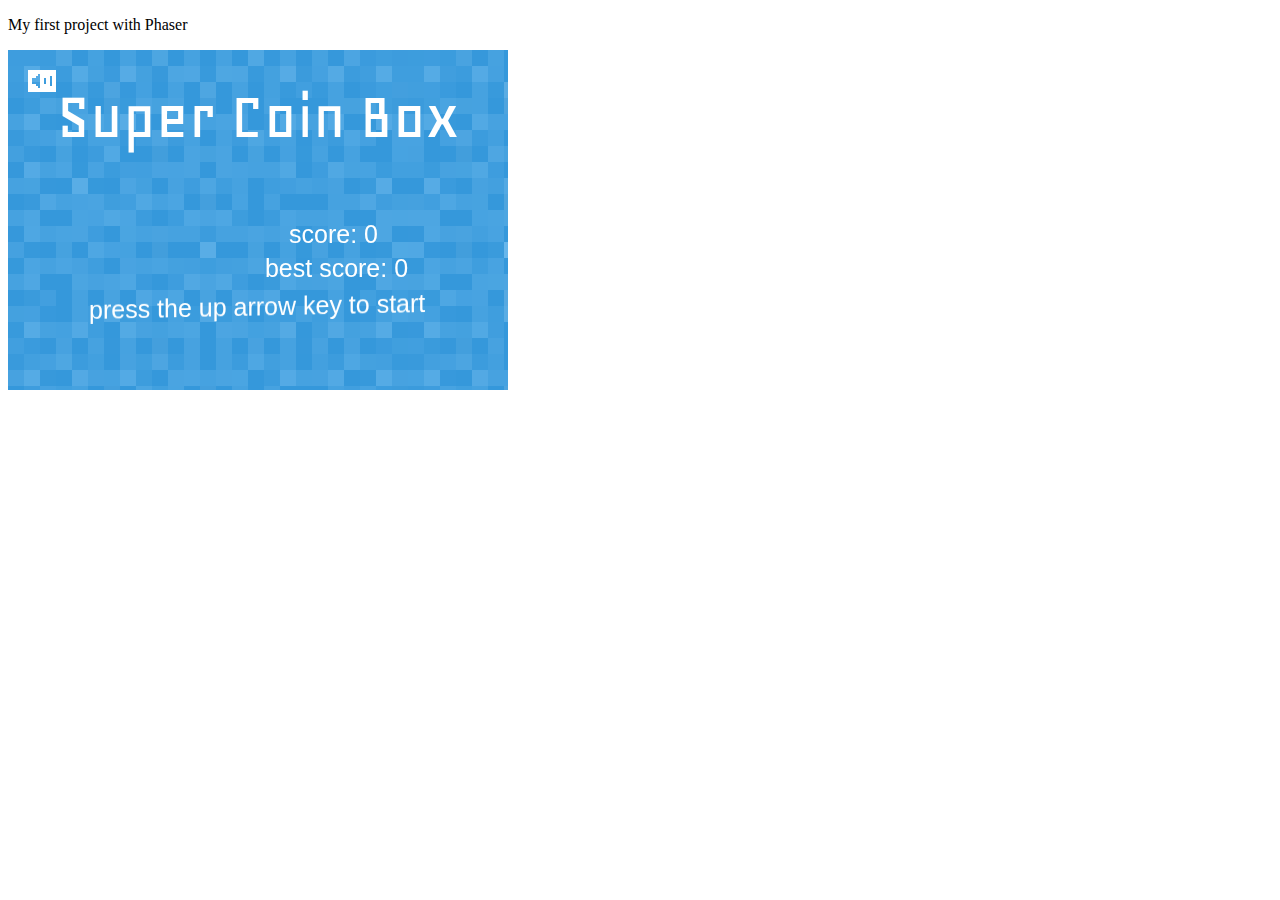
<file: first-game-cont-cont-cont-cont_cont/index.html>
<!DOCTYPE html>
<html>
	<head>
		<meta charset="utf-8"/>
		<title> Firstproject </title>
		<script type="text/javascript" src="phaser.min.js"></script>
		<script type="text/javascript" src="js/play.js"></script>
		<script type="text/javascript" src="js/boot.js"></script>
		<script type="text/javascript" src="js/load.js"></script>
		<script type="text/javascript" src="js/menu.js"></script>
		<script type="text/javascript" src="js/game.js"></script>
		<style type="text/css">
		@import url(https://fonts.googleapis.com/css?family=Geo);

			.hiddenText{
				font-family: Geo;
				visibility: hidden;
				height: 0;
			}
		</style>
	</head>

	<body>
		<p> My first project with Phaser </p>
		<div id="gameDiv"></div>
		<p class="hiddenText"> . </p>
		
	</body>
</html>
</file>
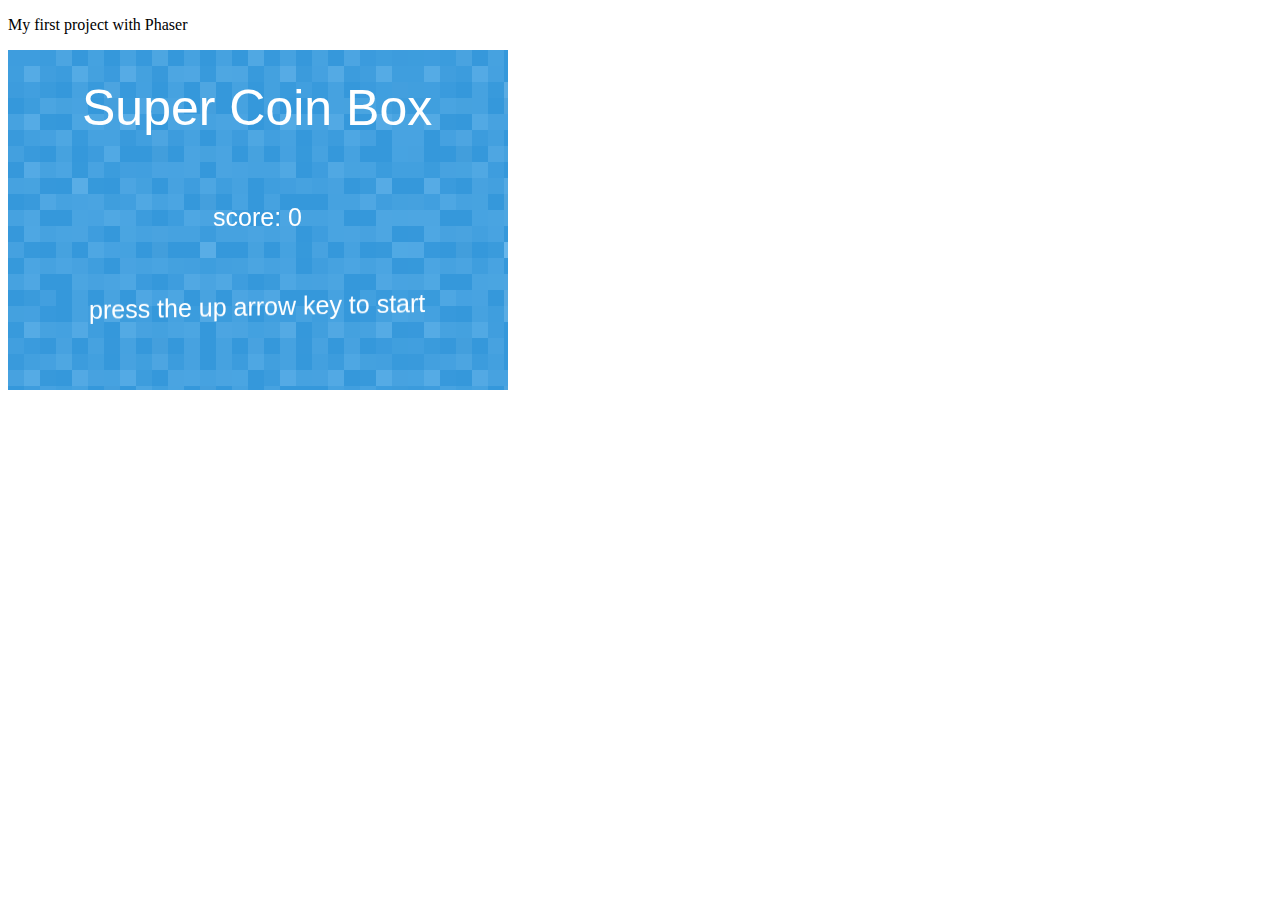
<file: first-game-cont-cont-cont_cont/index.html>
<!DOCTYPE html>
<html>
	<head>
		<meta charset="utf-8"/>
		<title> Firstproject </title>
		<script type="text/javascript" src="phaser.min.js"></script>
		<script type="text/javascript" src="js/play.js"></script>
		<script type="text/javascript" src="js/boot.js"></script>
		<script type="text/javascript" src="js/load.js"></script>
		<script type="text/javascript" src="js/menu.js"></script>
		<script type="text/javascript" src="js/game.js"></script>
	</head>

	<body>
		<p> My first project with Phaser </p>
		<div id="gameDiv"></div>
	</body>
</html>
</file>
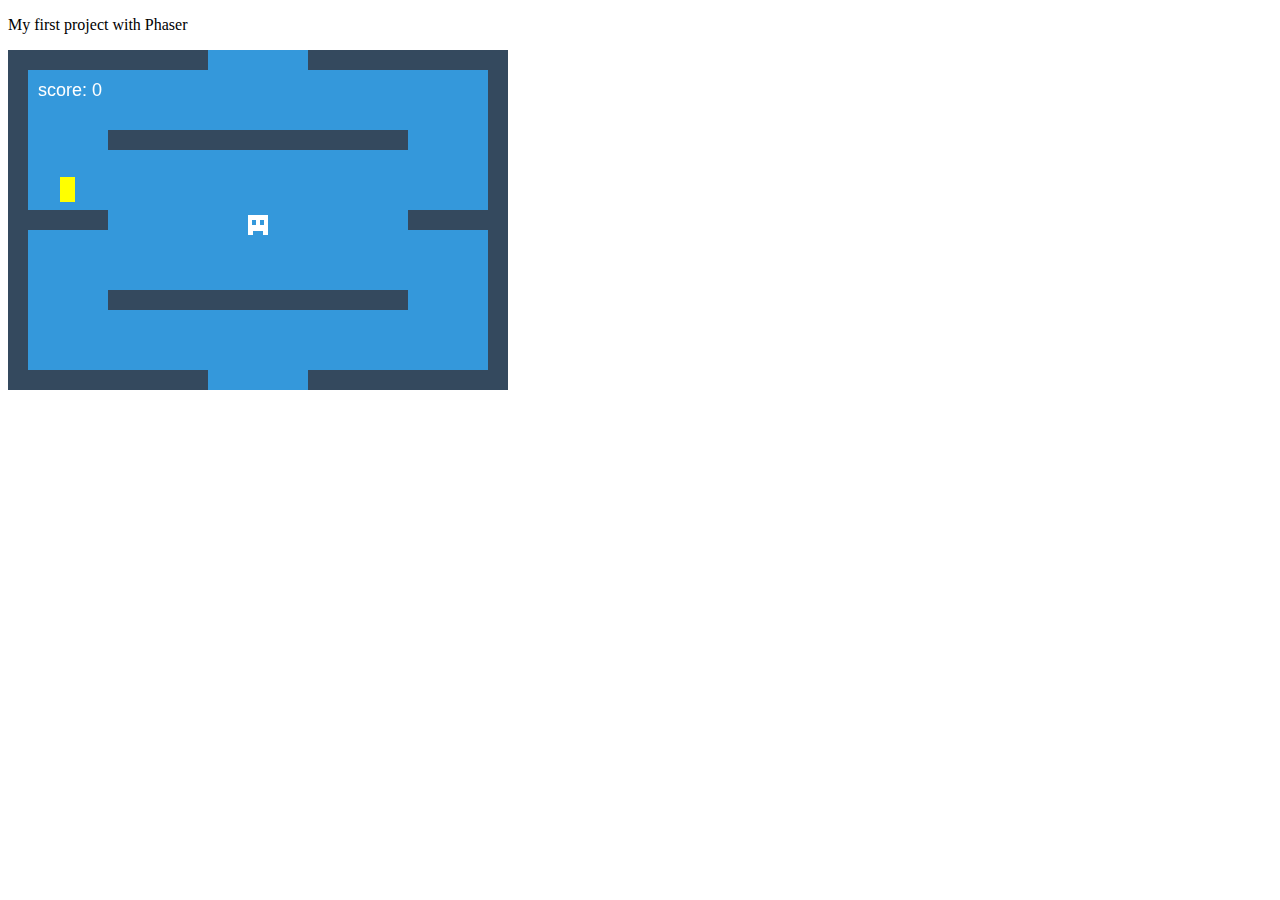
<file: first-game-cont_cont/index.html>
<!DOCTYPE html>
<html>
	<head>
		<meta charset="utf-8"/>
		<title> Firstproject </title>
		<script type="text/javascript" src="phaser.min.js"></script>
		<script type="text/javascript" src="main.js"></script>
	</head>

	<body>
		<p> My first project with Phaser </p>
		<div id="gameDiv"></div>
	</body>
</html>
</file>
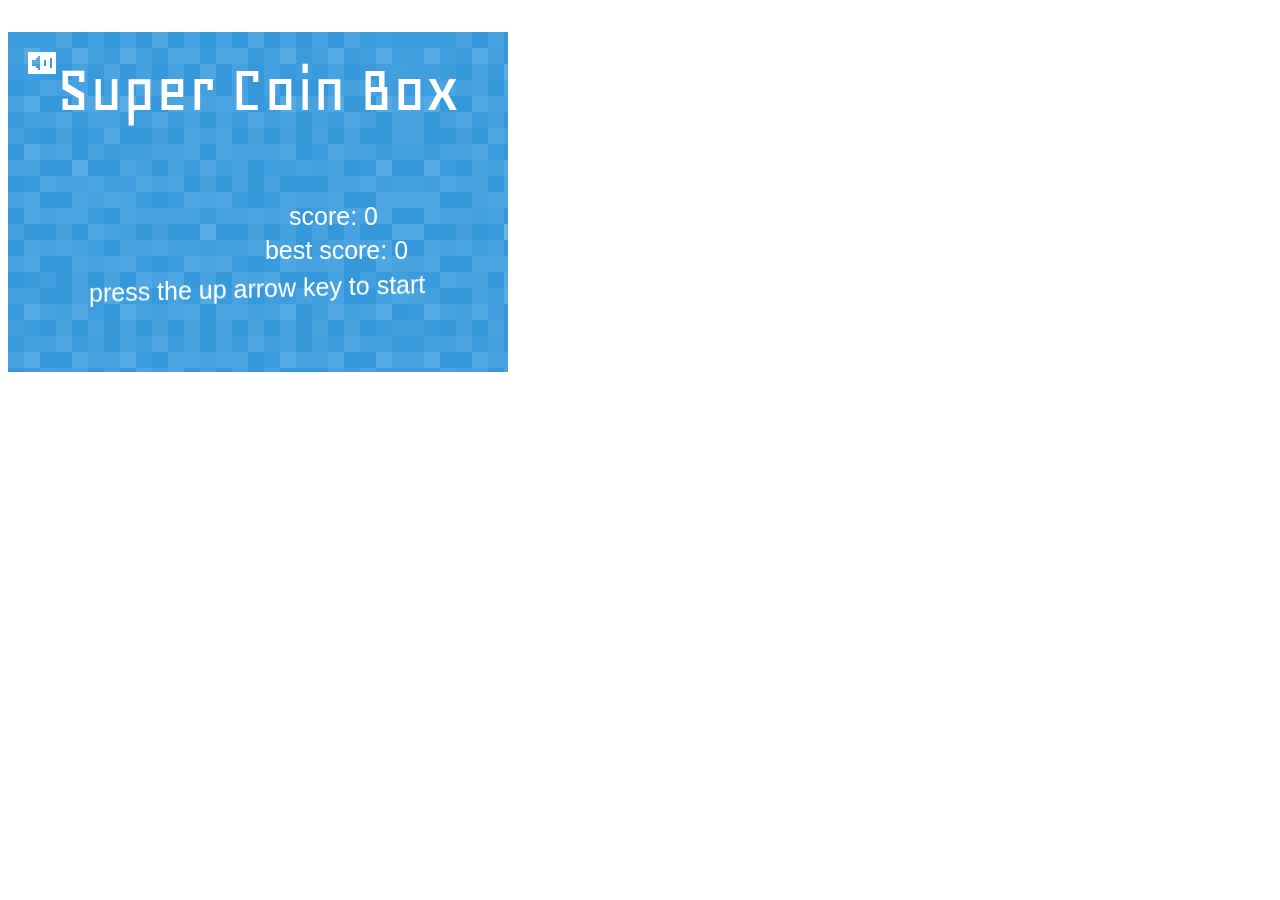
<file: firts-game-cont-cont-cont-cont-cont_cont/index.html>
<!DOCTYPE html>
<html>
	<head>
		<meta charset="utf-8"/>
		<title> Firstproject </title>
		<script type="text/javascript" src="phaser.min.js"></script>
		<script type="text/javascript" src="js/play.js"></script>
		<script type="text/javascript" src="js/boot.js"></script>
		<script type="text/javascript" src="js/load.js"></script>
		<script type="text/javascript" src="js/menu.js"></script>
		<script type="text/javascript" src="js/game.js"></script>
		<style type="text/css">
		@import url(https://fonts.googleapis.com/css?family=Geo);

			.hiddenText{
				font-family: Geo;
				visibility: hidden;
				height: 0;
			}
		</style>
	</head>

	<body>
		<p class="hiddenText"> . </p>
		
	</body>
</html>
</file>
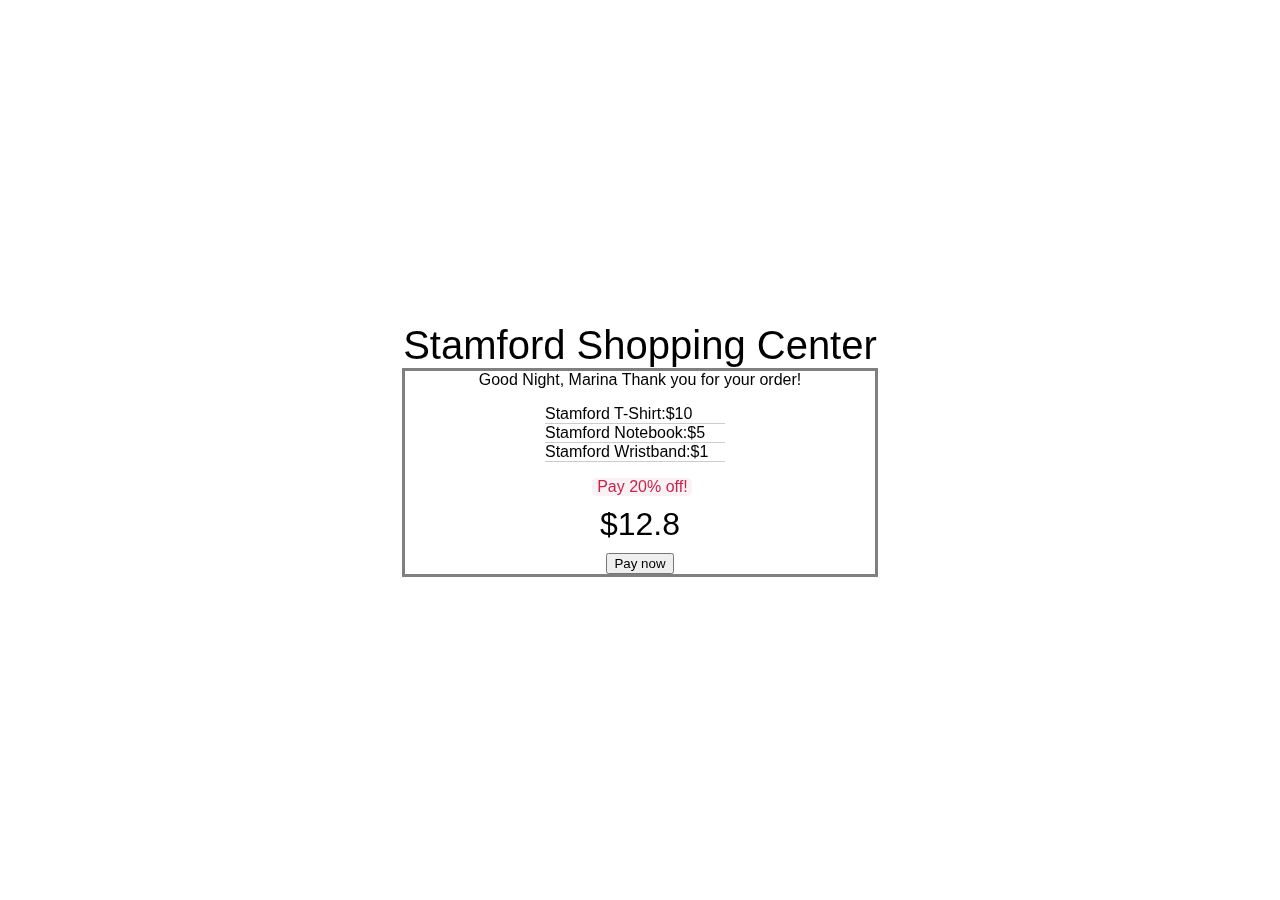
<file: week2/index.html>
<html>
<head>
<title> Week 2: Welcome to ITE220 Web page</title>
<link rel="stylesheet" type="text/css" href="css/w2style.css"> 
</head>

<body>
	<div class="content">
    	<div class="title"> Stamford Shopping Center</div>
        <div class="content-container">
        	<div class="inner-content">
            <span id="greeting"></span>, <span id="name"></span> Thank you for your order!
            </div>
            <ul id="productList" class="product-list">
            </ul>
            <div class="discount" id="discount"></div><br />
            <div class="total-price" id="totalPrice"></div>
            <button>Pay now</button>
            </div>
         </div>
</body>
</html>
<script type="text/javascript" src="js/add-content.js"></script>
</file>
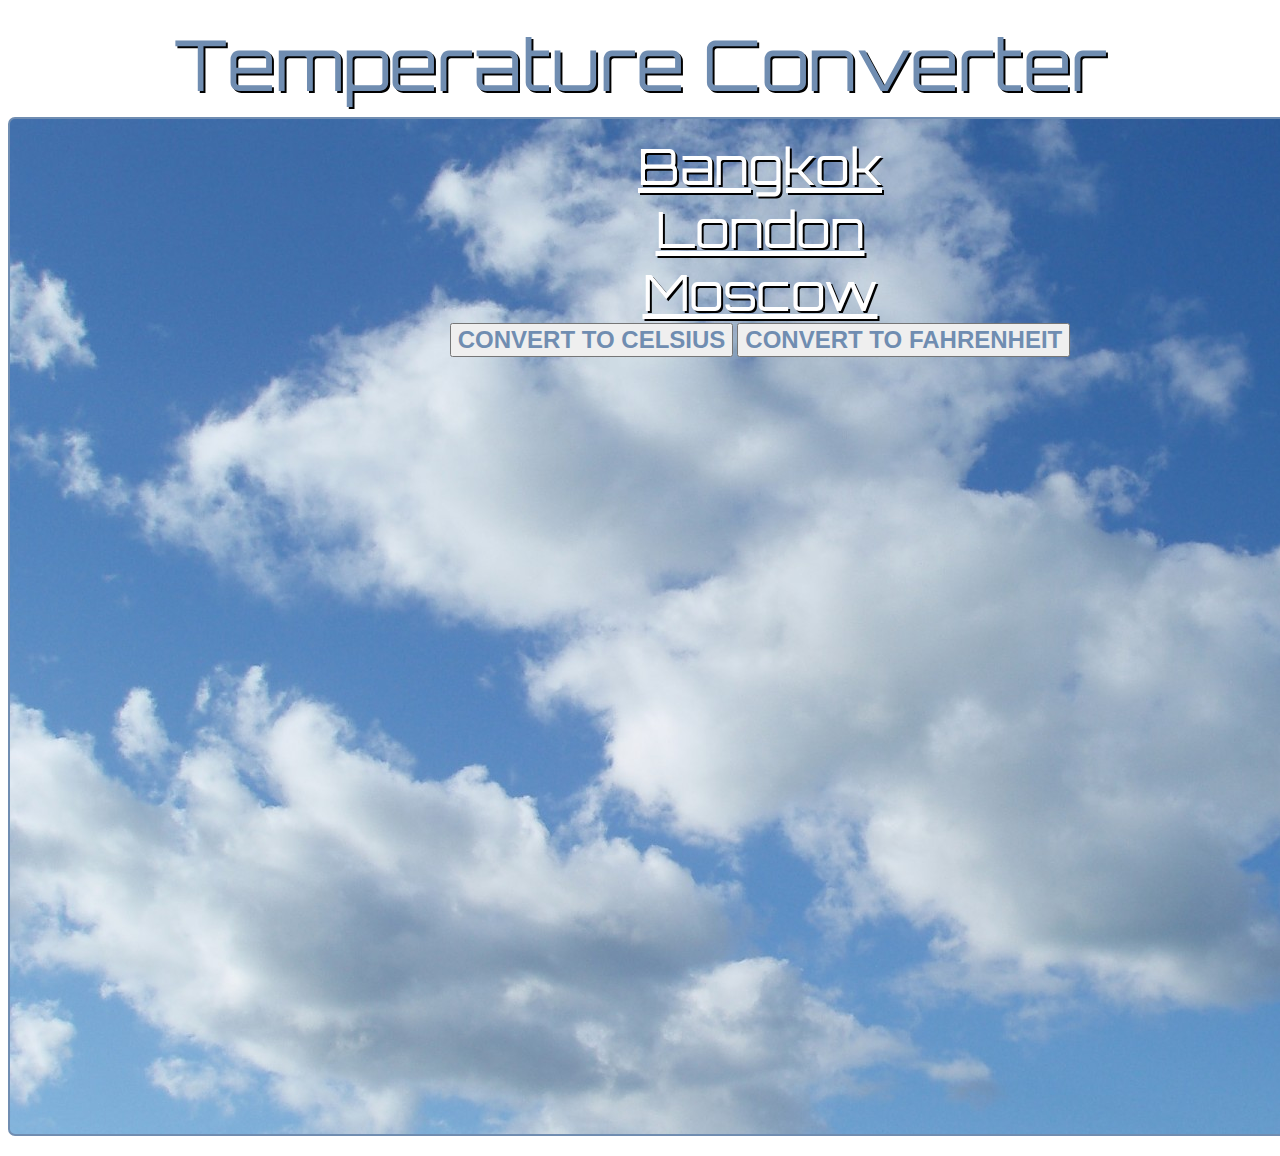
<file: week7/index.html>
<html>
<head>
<title></title>
<link rel="stylesheet" type="text/css" href="style.css"/>
<link href='https://fonts.googleapis.com/css?family=Orbitron:900' rel='stylesheet' type='text/css'>
</head>

<body>
		<div id="header">
			Temperature Converter
		</div>
        
 <div id="menu">       
<a href="#">Bangkok</a><br />
<a href="#">London</a><br />
<a href="#">Moscow</a><br />

<div id="container">

</div>
<div id="container2">

</div>
<button id="cButton" >Convert to Celsius</button>
<button id="fButton" >Convert to Fahrenheit</button>
</div>
<script src="js/jquery.min.js"></script>
<script src="js/app.js"></script>
</body>
</html>
</file>
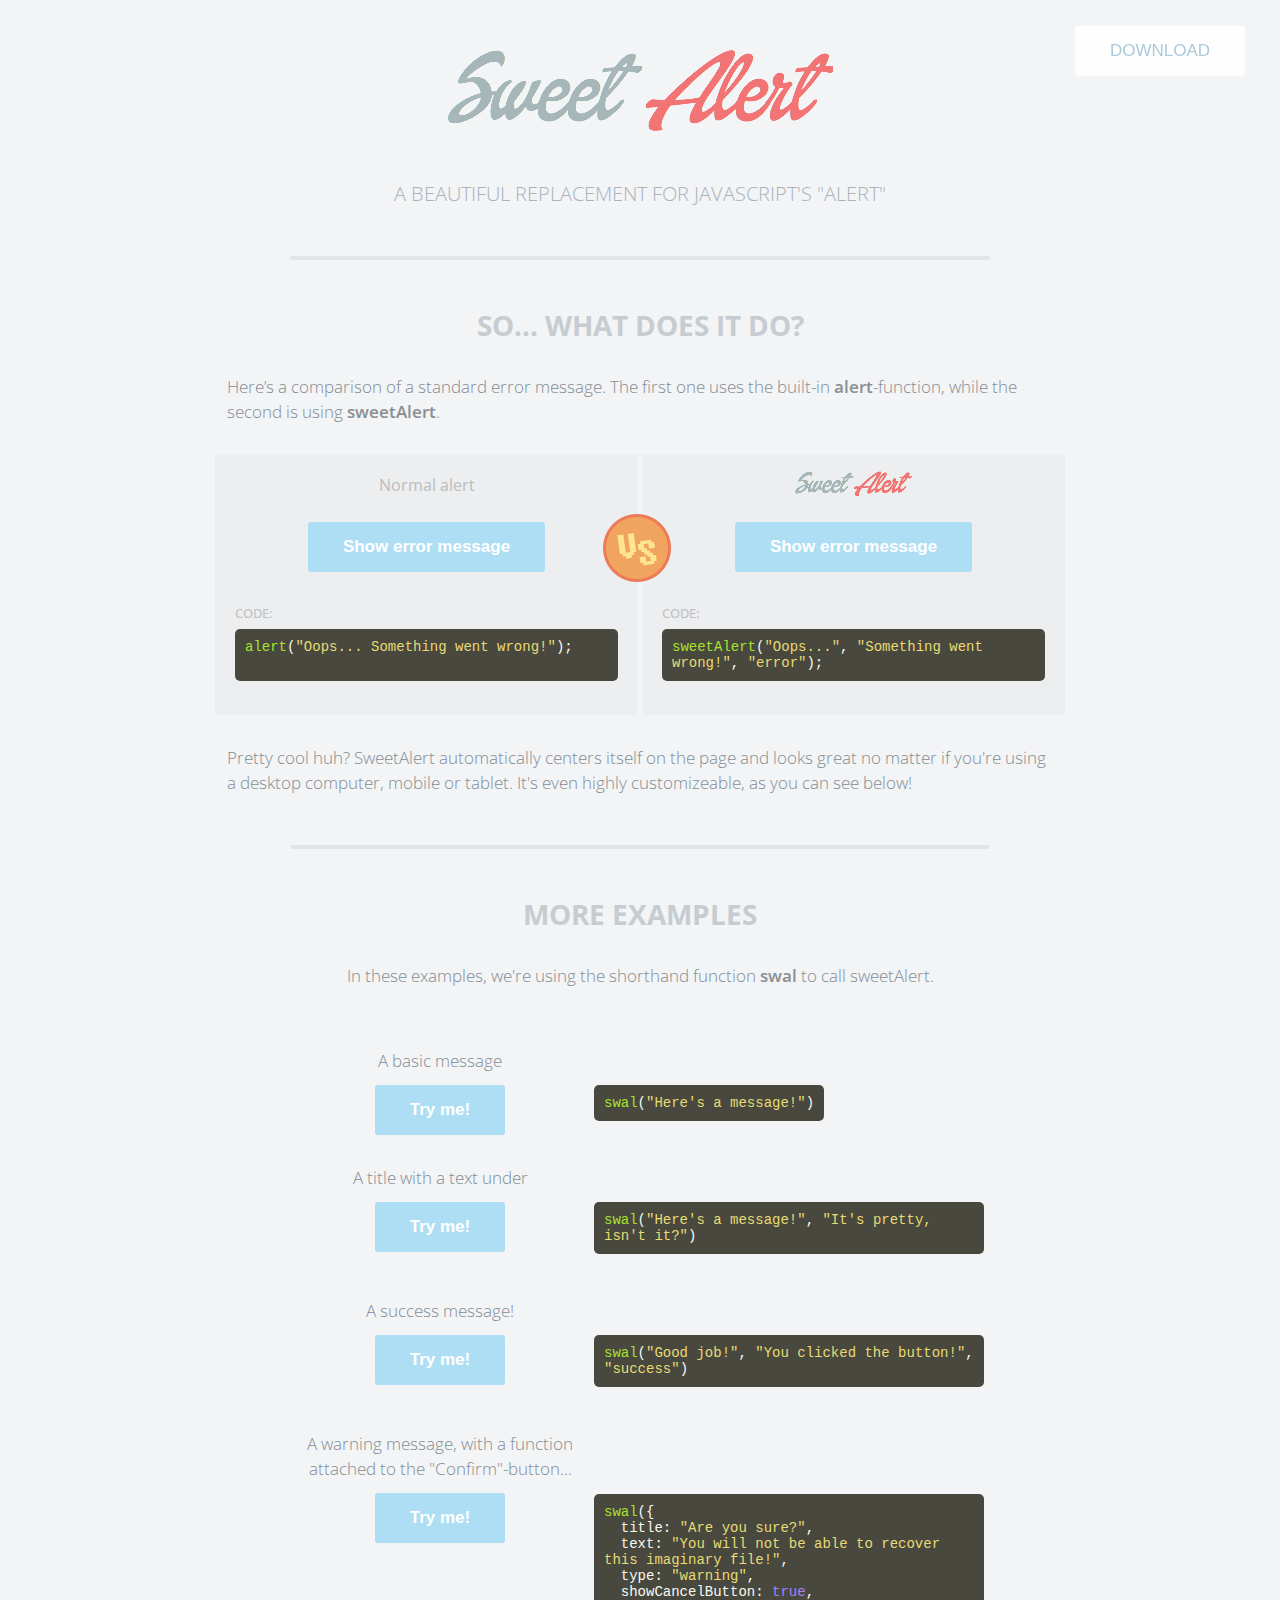
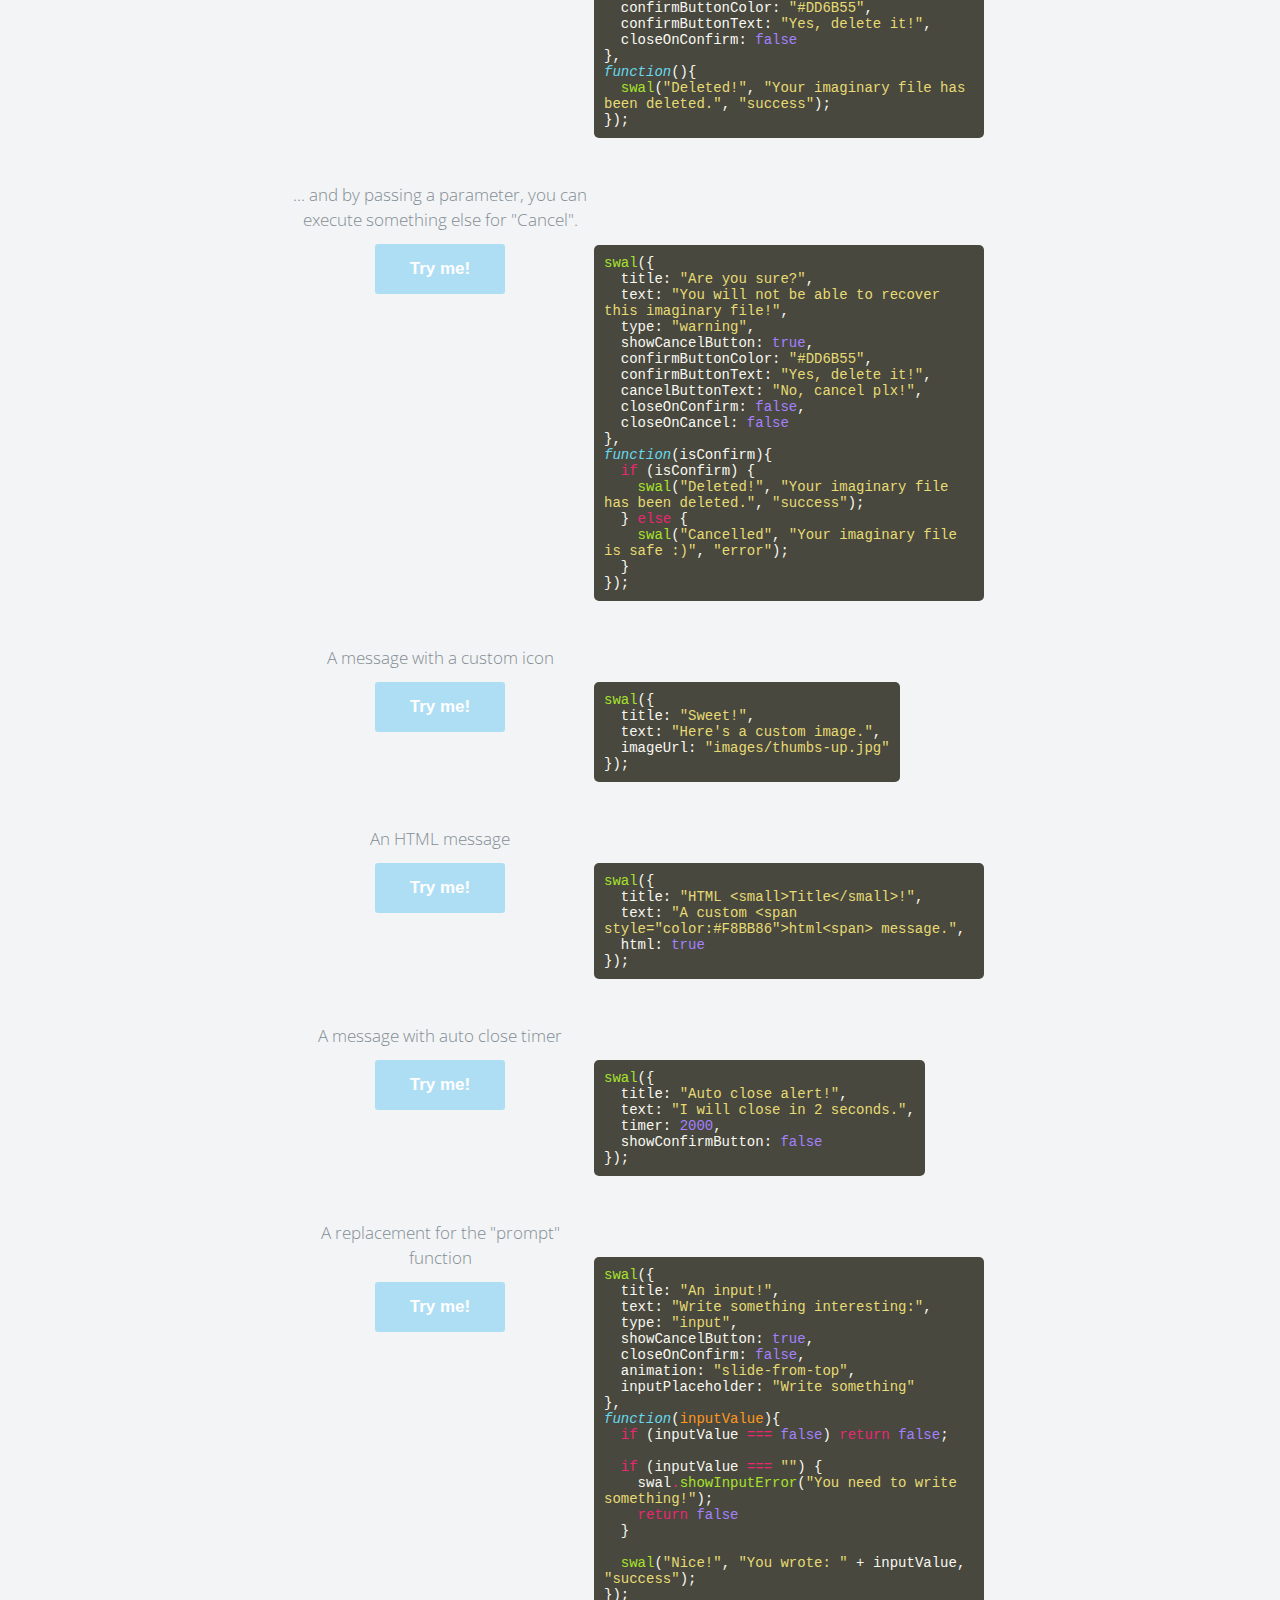
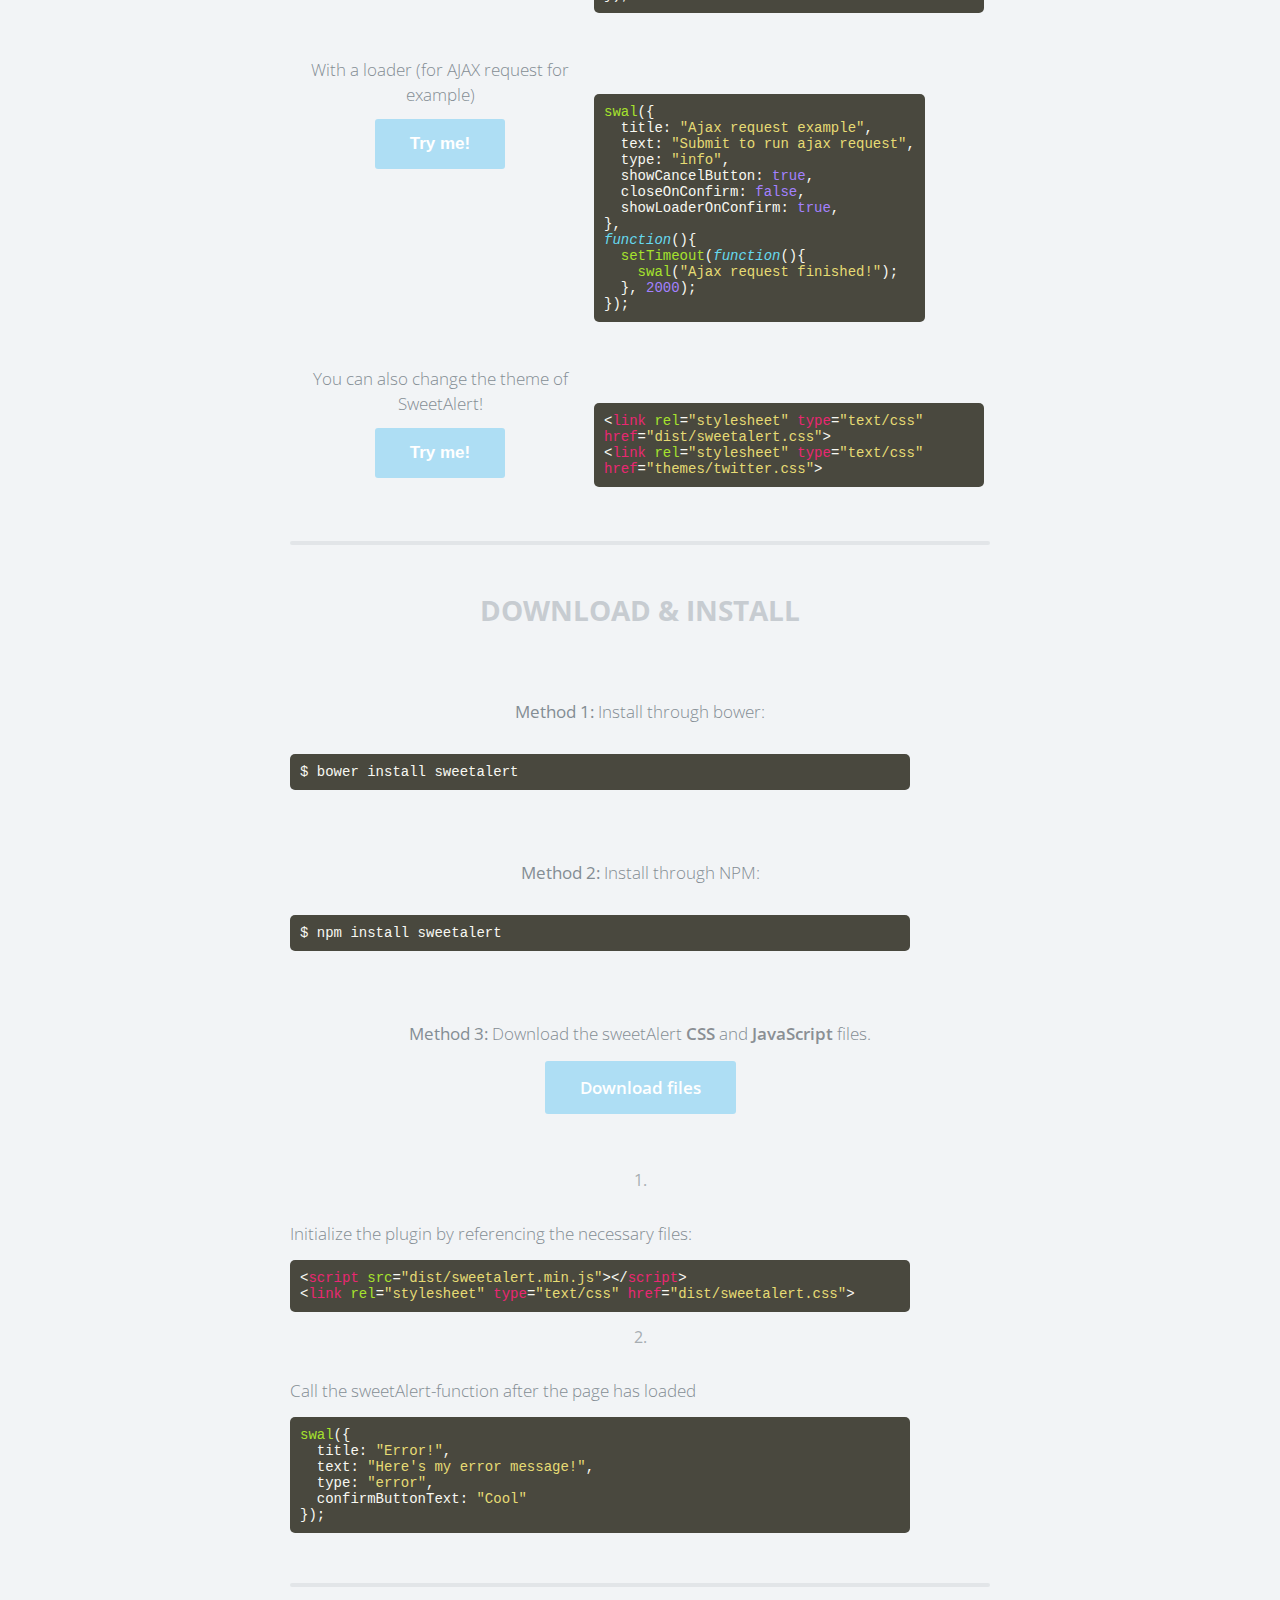
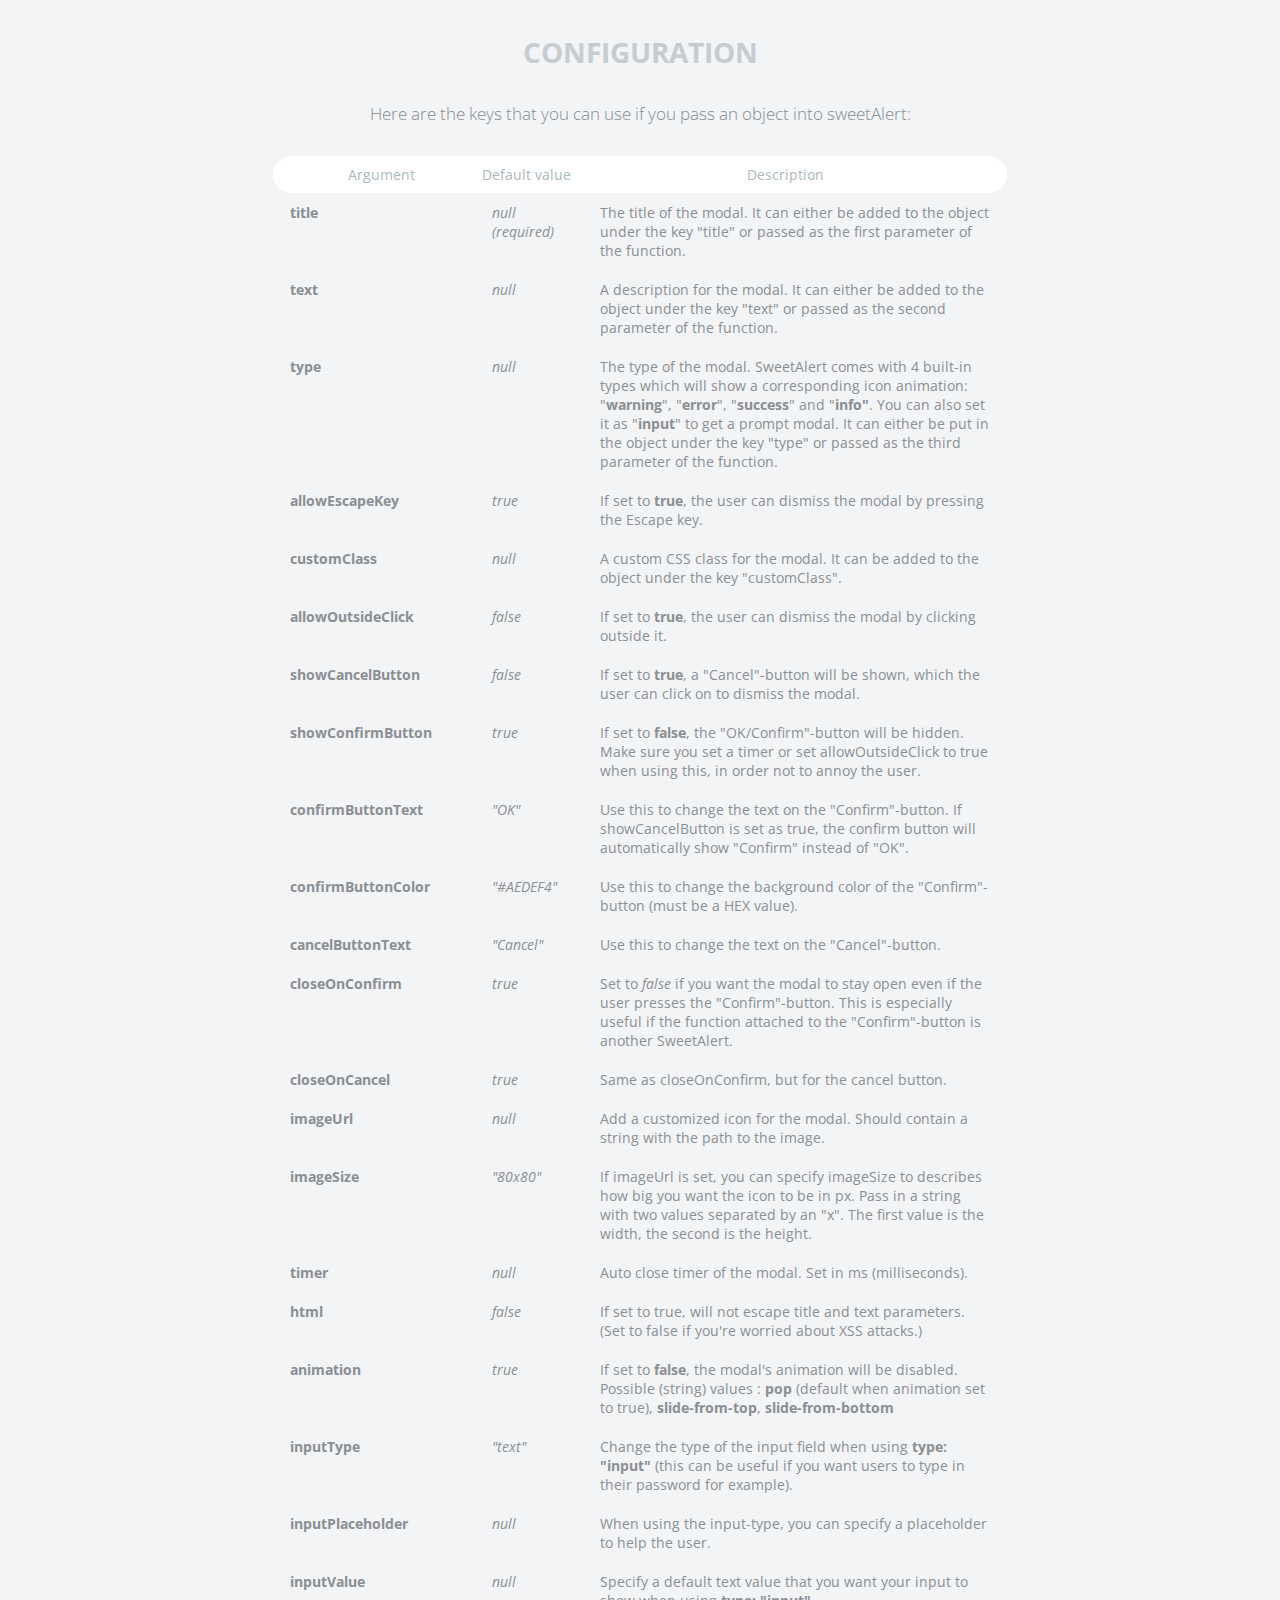
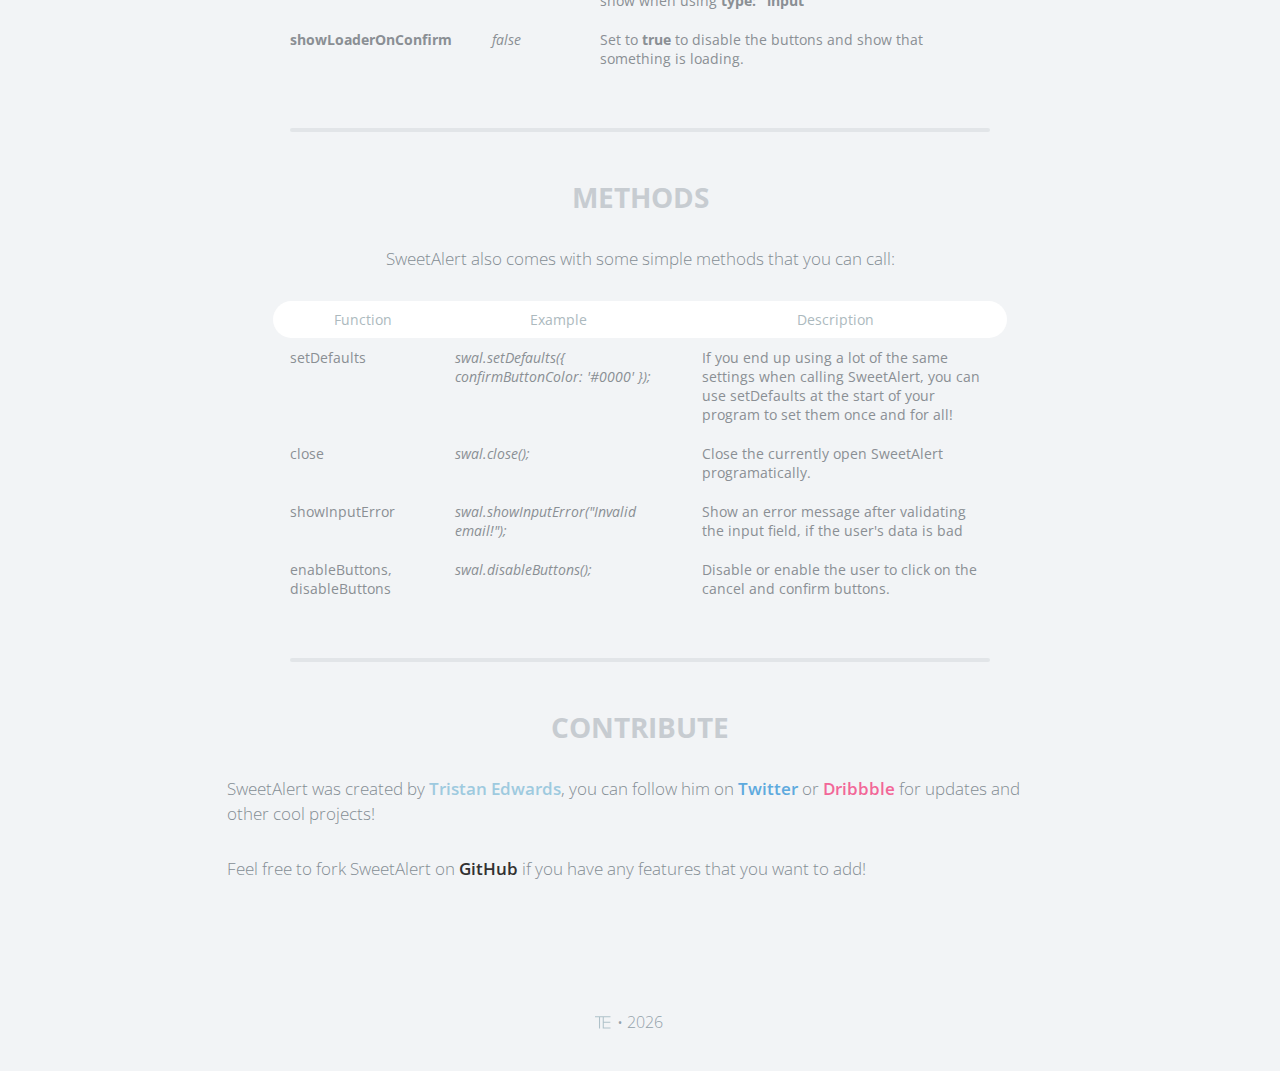
<file: week5/sweetAlert/index.html>
<!doctype html>

<html>

<head>
  <meta charset="utf-8">
  <meta name="viewport" content="width=device-width, initial-scale=1, maximum-scale=1, user-scalable=0" />
  <title>SweetAlert</title>

  <link rel="stylesheet" href="example/example.css">
  <script src="https://code.jquery.com/jquery-2.1.3.min.js"></script>

  <!-- This is what you need -->
  <script src="dist/sweetalert-dev.js"></script>
  <link rel="stylesheet" href="dist/sweetalert.css">
  <!--.......................-->

</head>

<body>

<h1>Sweet Alert</h1>
<h2>A beautiful replacement for JavaScript's "Alert"</h2>
<button class="download">Download</button>

<!-- What does it do? -->
<h3>So... What does it do?</h3>
<p>Here’s a comparison of a standard error message. The first one uses the built-in <strong>alert</strong>-function, while the second is using <strong>sweetAlert</strong>.</p>

<div class="showcase normal">
	<h4>Normal alert</h4>
	<button>Show error message</button>

	<h5>Code:</h5>
	<pre><span class="attr">alert</span>(<span class="str">"Oops... Something went wrong!"</span>);

	</pre>

	<div class="vs-icon"></div>
</div>

<div class="showcase sweet">
	<h4>Sweet Alert</h4>
	<button>Show error message</button>

	<h5>Code:</h5>
	<pre><span class="attr">sweetAlert</span>(<span class="str">"Oops..."</span>, <span class="str">"Something went wrong!"</span>, <span class="str">"error"</span>);</pre>
</div>

<p>Pretty cool huh? SweetAlert automatically centers itself on the page and looks great no matter if you're using a desktop computer, mobile or tablet. It's even highly customizeable, as you can see below!</p>


<!-- Examples -->
<h3>More examples</h3>

<p class="center">In these examples, we're using the shorthand function <strong>swal</strong> to call sweetAlert.</p>

<ul class="examples">

	<li class="message">
		<div class="ui">
			<p>A basic message</p>
			<button>Try me!</button>
		</div>
		<pre><span class="attr">swal</span>(<span class="str">"Here's a message!"</span>)</pre>
	</li>

	<li class="title-text">
		<div class="ui">
			<p>A title with a text under</p>
			<button>Try me!</button>
		</div>
		<pre><span class="attr">swal</span>(<span class="str">"Here's a message!"</span>, <span class="str">"It's pretty, isn't it?"</span>)</pre>
	</li>

	<li class="success">
		<div class="ui">
			<p>A success message!</p>
			<button>Try me!</button>
		</div>
		<pre><span class="attr">swal</span>(<span class="str">"Good job!"</span>, <span class="str">"You clicked the button!"</span>, <span class="str">"success"</span>)</pre>
	</li>

	<li class="warning confirm">
		<div class="ui">
			<p>A warning message, with a function attached to the "Confirm"-button...</p>
			<button>Try me!</button>
		</div>
		<pre><span class="attr">swal</span>({
&nbsp;&nbsp;title: <span class="str">"Are you sure?"</span>,
&nbsp;&nbsp;text: <span class="str">"You will not be able to recover this imaginary file!"</span>,
&nbsp;&nbsp;type: <span class="str">"warning"</span>,
&nbsp;&nbsp;showCancelButton: <span class="val">true</span>,
&nbsp;&nbsp;confirmButtonColor: <span class="str">"#DD6B55"</span>,
&nbsp;&nbsp;confirmButtonText: <span class="str">"Yes, delete it!"</span>,
&nbsp;&nbsp;closeOnConfirm: <span class="val">false</span>
},
<span class="func"><i>function</i></span>(){
&nbsp;&nbsp;<span class="attr">swal</span>(<span class="str">"Deleted!"</span>, <span class="str">"Your imaginary file has been deleted."</span>, <span class="str">"success"</span>);
});</pre>
	</li>

	<li class="warning cancel">
		<div class="ui">
			<p>... and by passing a parameter, you can execute something else for "Cancel".</p>
			<button>Try me!</button>
		</div>
		<pre><span class="attr">swal</span>({
&nbsp;&nbsp;title: <span class="str">"Are you sure?"</span>,
&nbsp;&nbsp;text: <span class="str">"You will not be able to recover this imaginary file!"</span>,
&nbsp;&nbsp;type: <span class="str">"warning"</span>,
&nbsp;&nbsp;showCancelButton: <span class="val">true</span>,
&nbsp;&nbsp;confirmButtonColor: <span class="str">"#DD6B55"</span>,
&nbsp;&nbsp;confirmButtonText: <span class="str">"Yes, delete it!"</span>,
&nbsp;&nbsp;cancelButtonText: <span class="str">"No, cancel plx!"</span>,
&nbsp;&nbsp;closeOnConfirm: <span class="val">false</span>,
&nbsp;&nbsp;closeOnCancel: <span class="val">false</span>
},
<span class="func"><i>function</i></span>(isConfirm){
&nbsp;&nbsp;<span class="tag">if</span> (isConfirm) {
&nbsp;&nbsp;&nbsp;&nbsp;<span class="attr">swal</span>(<span class="str">"Deleted!"</span>, <span class="str">"Your imaginary file has been deleted."</span>, <span class="str">"success"</span>);
&nbsp;&nbsp;} <span class="tag">else</span> {
	&nbsp;&nbsp;&nbsp;&nbsp;<span class="attr">swal</span>(<span class="str">"Cancelled"</span>, <span class="str">"Your imaginary file is safe :)"</span>, <span class="str">"error"</span>);
&nbsp;&nbsp;}
});</pre>
	</li>

	<li class="custom-icon">
		<div class="ui">
			<p>A message with a custom icon</p>
			<button>Try me!</button>
		</div>
		<pre><span class="attr">swal</span>({
&nbsp;&nbsp;title: <span class="str">"Sweet!"</span>,
&nbsp;&nbsp;text: <span class="str">"Here's a custom image."</span>,
&nbsp;&nbsp;imageUrl: <span class="str">"images/thumbs-up.jpg"</span>
});</pre>
	</li>

	<li class="message-html">
		<div class="ui">
			<p>An HTML message</p>
			<button>Try me!</button>
		</div>
		<pre><span class="attr">swal</span>({
&nbsp;&nbsp;title: <span class="str">"HTML &lt;small&gt;Title&lt;/small&gt;!"</span>,
&nbsp;&nbsp;text: <span class="str">"A custom &lt;span style="color:#F8BB86"&gt;html&lt;span&gt; message."</span>,
&nbsp;&nbsp;html: <span class="val">true</span>
});</pre>
	</li>

	<li class="timer">
		<div class="ui">
			<p>A message with auto close timer</p>
			<button>Try me!</button>
		</div>
		<pre><span class="attr">swal</span>({
&nbsp;&nbsp;title: <span class="str">"Auto close alert!"</span>,
&nbsp;&nbsp;text: <span class="str">"I will close in 2 seconds."</span>,
&nbsp;&nbsp;timer: <span class="val">2000</span>,
&nbsp;&nbsp;showConfirmButton: <span class="val">false</span>
});</pre>
	</li>


	<li class="input">
		<div class="ui">
			<p>A replacement for the "prompt" function</p>
			<button>Try me!</button>
		</div>
		<pre><span class="attr">swal</span>({
&nbsp;&nbsp;title: <span class="str">"An input!"</span>,
&nbsp;&nbsp;text: <span class="str">"Write something interesting:"</span>,
&nbsp;&nbsp;type: <span class="str">"input"</span>,
&nbsp;&nbsp;showCancelButton: <span class="val">true</span>,
&nbsp;&nbsp;closeOnConfirm: <span class="val">false</span>,
&nbsp;&nbsp;animation: <span class="str">"slide-from-top"</span>,
&nbsp;&nbsp;inputPlaceholder: <span class="str">"Write something"</span>
},
<span class="func"><i>function</i></span>(<span class="arg">inputValue</span>){
&nbsp;&nbsp;<span class="tag">if</span> (inputValue <span class="tag">===</span> <span class="val">false</span>) <span class="tag">return</span> <span class="val">false</span>;
&nbsp;&nbsp;
&nbsp;&nbsp;<span class="tag">if</span> (inputValue <span class="tag">===</span> <span class="str">""</span>) {
&nbsp;&nbsp;&nbsp;&nbsp;swal<span class="tag">.</span><span class="attr">showInputError</span>(<span class="str">"You need to write something!"</span>);
&nbsp;&nbsp;&nbsp;&nbsp;<span class="tag">return</span> <span class="val">false</span>
&nbsp;&nbsp;}
&nbsp;&nbsp;
&nbsp;&nbsp;<span class="attr">swal</span>(<span class="str">"Nice!"</span>, <span class="str">"You wrote: "</span> + inputValue, <span class="str">"success"</span>);
});</pre>
	</li>

  <li class="ajax">
    <div class="ui">
			<p>With a loader (for AJAX request for example)</p>
			<button>Try me!</button>
		</div>
		<pre><span class="attr">swal</span>({
&nbsp;&nbsp;title: <span class="str">"Ajax request example"</span>,
&nbsp;&nbsp;text: <span class="str">"Submit to run ajax request"</span>,
&nbsp;&nbsp;type: <span class="str">"info"</span>,
&nbsp;&nbsp;showCancelButton: <span class="val">true</span>,
&nbsp;&nbsp;closeOnConfirm: <span class="val">false</span>,
&nbsp;&nbsp;showLoaderOnConfirm: <span class="val">true</span>,
},
<span class="func"><i>function</i></span>(){
&nbsp;&nbsp;<span class="attr">setTimeout</span>(<span class="func"><i>function</i></span>(){
&nbsp;&nbsp;&nbsp;&nbsp;<span class="attr">swal</span>(<span class="str">"Ajax request finished!"</span>);
&nbsp;&nbsp;}, <span class="val">2000</span>);
});</pre>
	</li>

	<li class="theme">
		<div class="ui">
			<p>You can also change the theme of SweetAlert!</p>
			<button>Try me!</button>
		</div>
		<pre>&lt;<span class="tag">link</span> <span class="attr">rel</span>=<span class="str">"stylesheet"</span> <span class="tag">type</span>=<span class="str">"text/css"</span> <span class="tag">href</span>=<span class="str">"dist/sweetalert.css"</span>&gt;
			&lt;<span class="tag">link</span> <span class="attr">rel</span>=<span class="str">"stylesheet"</span> <span class="tag">type</span>=<span class="str">"text/css"</span> <span class="tag">href</span>=<span class="str">"themes/twitter.css"</span>&gt;</pre>
	</li>

</ul>


<!-- Download & Install -->
<h3 id="download-section">Download & install</h3>

<div class="center-container">
	<p class="center"><b>Method 1:</b> Install through bower:</p>
	<pre class="center">$ bower install sweetalert</pre>
</div>

<div class="center-container">
	<p class="center"><b>Method 2:</b> Install through NPM:</p>
	<pre class="center">$ npm install sweetalert</pre>
</div>

<p class="center"><b>Method 3:</b> Download the sweetAlert <strong>CSS</strong> and <strong>JavaScript</strong> files.</p>

<a class="button" href="https://github.com/t4t5/sweetalert/archive/master.zip" download>Download files</a>

<ol>
	<li>
		<p>Initialize the plugin by referencing the necessary files:</p>
		<pre>&lt;<span class="tag">script</span> <span class="attr">src</span>=<span class="str">"dist/sweetalert.min.js"</span>&gt;&lt;/<span class="tag">script</span>&gt;
&lt;<span class="tag">link</span> <span class="attr">rel</span>=<span class="str">"stylesheet"</span> <span class="tag">type</span>=<span class="str">"text/css"</span> <span class="tag">href</span>=<span class="str">"dist/sweetalert.css"</span>&gt;</pre>
	</li>

	<li>
		<p>Call the sweetAlert-function after the page has loaded</p>
		<pre><span class="attr">swal</span>({
&nbsp;&nbsp;title: <span class="str">"Error!"</span>,
&nbsp;&nbsp;text: <span class="str">"Here's my error message!"</span>,
&nbsp;&nbsp;type: <span class="str">"error"</span>,
&nbsp;&nbsp;confirmButtonText: <span class="str">"Cool"</span>
});
</pre>
	</li>
</ol>



<!-- Configuration -->
<h3>Configuration</h3>

<p class="center">Here are the keys that you can use if you pass an object into sweetAlert:</p>

<table>
	<tr class="titles">
		<th>
			<div class="border-left"></div>
			Argument
		</th>
		<th>Default value</th>
		<th>
			<div class="border-right"></div>
			Description
		</th>
	</tr>
	<tr>
		<td><b>title</b></td>
		<td><i>null (required)</i></td>
		<td>The title of the modal. It can either be added to the object under the key "title" or passed as the first parameter of the function.</td>
	</tr>
	<tr>
		<td><b>text</b></td>
		<td><i>null</i></td>
		<td>A description for the modal. It can either be added to the object under the key "text" or passed as the second parameter of the function.</td>
	</tr>
	<tr>
		<td><b>type</b></td>
		<td><i>null</i></td>
		<td>The type of the modal. SweetAlert comes with 4 built-in types which will show a corresponding icon animation: "<strong>warning</strong>", "<strong>error</strong>", "<strong>success</strong>" and "<strong>info"</strong>. You can also set it as "<strong>input</strong>" to get a prompt modal. It can either be put in the object under the key "type" or passed as the third parameter of the function.</td>
	</tr>
    <tr>
      <td><b>allowEscapeKey</b></td>
      <td><i>true</i></td>
      <td>If set to <strong>true</strong>, the user can dismiss the modal by pressing the Escape key.</td>
    </tr>
	<tr>
		<td><b>customClass</b></td>
		<td><i>null</i></td>
		<td>A custom CSS class for the modal. It can be added to the object under the key "customClass".</td>
	</tr>
	<tr>
		<td><b>allowOutsideClick</b></td>
		<td><i>false</i></td>
		<td>If set to <strong>true</strong>, the user can dismiss the modal by clicking outside it.</td>
	</tr>
	<tr>
		<td><b>showCancelButton</b></td>
		<td><i>false</i></td>
		<td>If set to <strong>true</strong>, a "Cancel"-button will be shown, which the user can click on to dismiss the modal.</td>
	</tr>
	<tr>
		<td><b>showConfirmButton</b></td>
		<td><i>true</i></td>
		<td>If set to <strong>false</strong>, the "OK/Confirm"-button will be hidden. Make sure you set a timer or set allowOutsideClick to true when using this, in order not to annoy the user.</td>
	</tr>
	<tr>
		<td><b>confirmButtonText</b></td>
		<td><i>"OK"</i></td>
		<td>Use this to change the text on the "Confirm"-button. If showCancelButton is set as true, the confirm button will automatically show "Confirm" instead of "OK".</td>
	</tr>
	<tr>
		<td><b>confirmButtonColor</b></td>
		<td><i>"#AEDEF4"</i></td>
		<td>Use this to change the background color of the "Confirm"-button (must be a HEX value).</td>
	</tr>
	<tr>
		<td><b>cancelButtonText</b></td>
		<td><i>"Cancel"</i></td>
		<td>Use this to change the text on the "Cancel"-button.</td>
	</tr>
	<tr>
		<td><b>closeOnConfirm</b></td>
		<td><i>true</i></td>
		<td>Set to <i>false</i> if you want the modal to stay open even if the user presses the "Confirm"-button. This is especially useful if the function attached to the "Confirm"-button is another SweetAlert.</td>
	</tr>
	<tr>
		<td><b>closeOnCancel</b></td>
		<td><i>true</i></td>
		<td>Same as closeOnConfirm, but for the cancel button.</td>
	</tr>
	<tr>
		<td><b>imageUrl</b></td>
		<td><i>null</i></td>
		<td>Add a customized icon for the modal. Should contain a string with the path to the image.</td>
	</tr>
	<tr>
		<td><b>imageSize</b></td>
		<td><i>"80x80"</i></td>
		<td>If imageUrl is set, you can specify imageSize to describes how big you want the icon to be in px. Pass in a string with two values separated by an "x". The first value is the width, the second is the height.</td>
	</tr>
	<tr>
		<td><b>timer</b></td>
		<td><i>null</i></td>
		<td>Auto close timer of the modal. Set in ms (milliseconds).</td>
	</tr>
	<tr>
		<td><b>html</b></td>
		<td><i>false</i></td>
		<td>If set to true, will not escape title and text parameters. (Set to false if you're worried about XSS attacks.)</td>
	</tr>
	<tr>
		<td><b>animation</b></td>
		<td><i>true</i></td>
		<td>If set to <strong>false</strong>, the modal's animation will be disabled. Possible (string) values : <strong>pop</strong> (default when animation set to true), <strong>slide-from-top</strong>, <strong>slide-from-bottom</strong></td>
	</tr>
	<tr>
		<td><b>inputType</b></td>
		<td><i>"text"</i></td>
		<td>Change the type of the input field when using <strong>type: "input"</strong> (this can be useful if you want users to type in their password for example).</td>
	</tr>
	<tr>
		<td><b>inputPlaceholder</b></td>
		<td><i>null</i></td>
		<td>When using the input-type, you can specify a placeholder to help the user.</td>
	</tr>
	<tr>
		<td><b>inputValue</b></td>
		<td><i>null</i></td>
		<td>Specify a default text value that you want your input to show when using <strong>type: "input"</strong></td>
	</tr>
	<tr>
		<td><b>showLoaderOnConfirm</b></td>
		<td><i>false</i></td>
    <td>Set to <strong>true</strong> to disable the buttons and show that something is loading.</td>
	</tr>
</table>


<!-- Methods -->
<h3>Methods</h3>

<p class="center">SweetAlert also comes with some simple methods that you can call:</p>

<table>
	<tr class="titles">
		<th>
			<div class="border-left"></div>
			Function
		</th>
		<th>Example</th>
		<th>
			<div class="border-right"></div>
			Description
		</th>
	</tr>
	<tr>
		<td>setDefaults</td>
		<td><i>swal.setDefaults({ confirmButtonColor: '#0000' });</i></td>
		<td>If you end up using a lot of the same settings when calling SweetAlert, you can use setDefaults at the start of your program to set them once and for all!</td>
	</tr>
	<tr>
		<td>close</td>
		<td><i>swal.close();</i></td>
		<td>Close the currently open SweetAlert programatically.</td>
	</tr>
	<tr>
		<td>showInputError</td>
		<td><i>swal.showInputError("Invalid email!");</i></td>
		<td>Show an error message after validating the input field, if the user's data is bad</td>
	</tr>
	<tr>
		<td>enableButtons, disableButtons</td>
		<td><i>swal.disableButtons();</i></td>
		<td>Disable or enable the user to click on the cancel and confirm buttons.</td>
	</tr>
</table>



<!-- Contribute -->
<h3>Contribute</h3>
<p>SweetAlert was created by <a href="http://tristanedwards.me" target="_blank">Tristan Edwards</a>, you can follow him on <a href="https://twitter.com/t4t5" target="_blank" class="twitter">Twitter</a> or <a href="https://dribbble.com/tristanedwards" target="_blank" class="dribbble">Dribbble</a> for updates and other cool projects!</p>
<p>Feel free to fork SweetAlert on <a href="https://github.com/t4t5/sweetalert" class="github">GitHub</a> if you have any features that you want to add!</p>


<footer>
	<span class="te-logo">TE</span> • <script>document.write(new Date().getFullYear())</script>
</footer>


<script>

document.querySelector('button.download').onclick = function(){
	$("html, body").animate({ scrollTop: $("#download-section").offset().top }, 1000);
};

document.querySelector('.showcase.normal button').onclick = function(){
	alert("Oops... Something went wrong!");
};

document.querySelector('.showcase.sweet button').onclick = function(){
	swal("Oops...", "Something went wrong!", "error");
};

document.querySelector('ul.examples li.message button').onclick = function(){
	swal("Here's a message!");
};

document.querySelector('ul.examples li.timer button').onclick = function(){
	swal({
		title: "Auto close alert!",
		text: "I will close in 2 seconds.",
		timer: 2000,
		showConfirmButton: false
	});
};

document.querySelector('ul.examples li.title-text button').onclick = function(){
	swal("Here's a message!", "It's pretty, isn't it?");
};

document.querySelector('ul.examples li.success button').onclick = function(){
	swal("Good job!", "You clicked the button!", "success");
};

document.querySelector('ul.examples li.warning.confirm button').onclick = function(){
	swal({
		title: "Are you sure?",
		text: "You will not be able to recover this imaginary file!",
		type: "warning",
		showCancelButton: true,
		confirmButtonColor: '#DD6B55',
		confirmButtonText: 'Yes, delete it!',
		closeOnConfirm: false
	},
	function(){
		swal("Deleted!", "Your imaginary file has been deleted!", "success");
	});
};

document.querySelector('ul.examples li.warning.cancel button').onclick = function(){
	swal({
		title: "Are you sure?",
		text: "You will not be able to recover this imaginary file!",
		type: "warning",
		showCancelButton: true,
		confirmButtonColor: '#DD6B55',
		confirmButtonText: 'Yes, delete it!',
		cancelButtonText: "No, cancel plx!",
		closeOnConfirm: false,
		closeOnCancel: false
	},
	function(isConfirm){
    if (isConfirm){
      swal("Deleted!", "Your imaginary file has been deleted!", "success");
    } else {
      swal("Cancelled", "Your imaginary file is safe :)", "error");
    }
	});
};

document.querySelector('ul.examples li.custom-icon button').onclick = function(){
	swal({
		title: "Sweet!",
		text: "Here's a custom image.",
		imageUrl: 'example/images/thumbs-up.jpg'
	});
};

document.querySelector('ul.examples li.message-html button').onclick = function(){
	swal({
		title: "HTML <small>Title</small>!",
		text: 'A custom <span style="color:#F8BB86">html<span> message.',
		html: true
	});
};

document.querySelector('ul.examples li.input button').onclick = function(){
	swal({
		title: "An input!",
		text: 'Write something interesting:',
		type: 'input',
		showCancelButton: true,
		closeOnConfirm: false,
		animation: "slide-from-top",
		inputPlaceholder: "Write something",
	},
	function(inputValue){
		if (inputValue === false) return false;

		if (inputValue === "") {
			swal.showInputError("You need to write something!");
			return false;
		}
    
		swal("Nice!", 'You wrote: ' + inputValue, "success");

	});
};

document.querySelector('ul.examples li.theme button').onclick = function() {
	swal({
		title: "Themes!",
		text: "Here's the Twitter theme for SweetAlert!",
		confirmButtonText: "Cool!",
		customClass: 'twitter'
	});
};

document.querySelector('ul.examples li.ajax button').onclick = function() {
  swal({
    title: 'Ajax request example',
    text: 'Submit to run ajax request',
    type: 'info',
    showCancelButton: true,
    closeOnConfirm: false,
    showLoaderOnConfirm: true,
  }, function(){
    setTimeout(function() {
      swal('Ajax request finished!');
    }, 2000);
  });
};

</script>



</body>

</html>
</file>
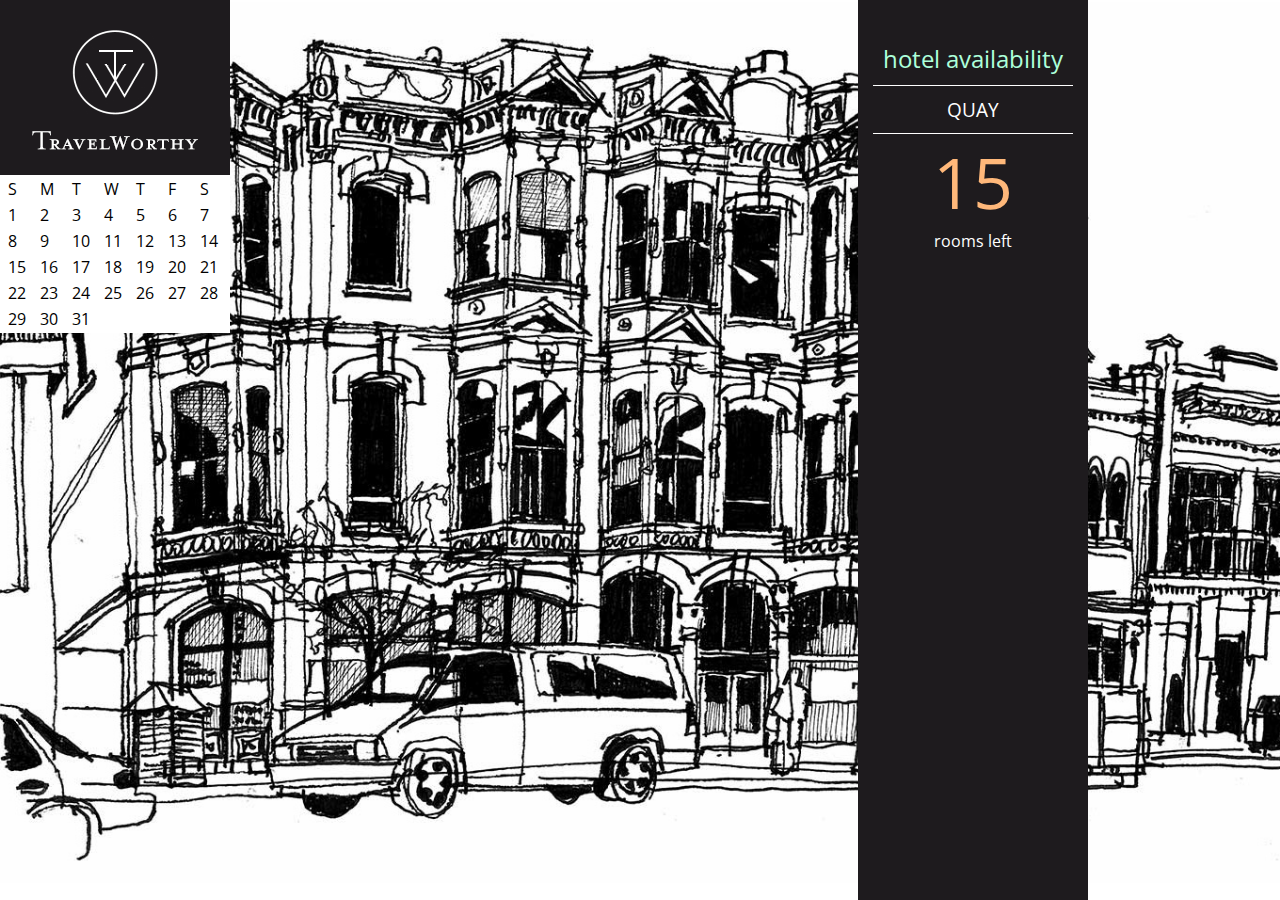
<file: week2a/hotel_calendar.html>
<!DOCTYPE html>
<html>
  <head>
    <title>JavaScript &amp; jQuery - Chapter 3: Functions, Methods &amp; Objects - Object Literal</title>
    <link rel="stylesheet" href="css/c03.css" />
  </head>
  <body>
    <h1>TravelWorthy</h1>
    <div class="calendar">
      <table id="hotelCalendarTable">
        <tr>
          <td>S</td>
          <td>M</td>
          <td>T</td>
          <td>W</td>
          <td>T</td>
          <td>F</td>
          <td>S</td>
        </tr>
      </table>
    </div>
    <div id="info">
      <h2>hotel availability</h2>
      <div id="hotelName"></div>
      <div id="availability">
        <p id="rooms"></p>
        <p>rooms left</p>
      </div>
    </div>
    <script src="js/object-literal.js"></script>
    <script src="js/calendar.js"></script>
  </body>
</html>
</file>
<file: week2/css/w2style.css>
@charset "utf-8";
/* CSS Document */
body {
	font-family:  sans-serif;
}
.content {
	text-align: center;
	position: fixed;
	top: 50%;
  left: 50%;
  -webkit-transform: translate(-50%, -50%);
  transform: translate(-50%, -50%);
}

.content .title {
	font-size: 2.5em;
}

.content .content-container {
	border-color: grey;
	border-size: 1px; /* this allows you to adjust the thickness */
	border-style: solid;
	width: 470px;
}

.content .total-price {
	padding-top: 10px;
	padding-bottom: 10px;
	font-size: 2em;
}

.content ul {
	list-style-type: none;
}
.content .product-list {
	text-align: left;
	width: 180px;
	margin-left: 100px;
}
.content .product-list li {
	border-bottom: 1px solid #ccc;
}
.content .discount {
  color: #c7254e;
  background-color: #f9f2f4 !important;
  border-radius: 5px;
  width: 100px;
  position: fixed;
  left: 40%;
}
</file>
<file: week7/style.css>
#header 	{
			width: 1000px; 
			height: 90px; 
			margin: auto; 
			margin-top: 20px;
			margin-bottom: 7px;
			text-align: center;
			font-family: 'Orbitron', sans-serif;
			font-size: 70px;
			color: #708db1;
			text-shadow: 2px 2px black;		
			}
#menu		{
			width: 1500px; 
			height: 1000px; 
			background-image: url("weather.jpg");
			border-radius: 7px;
			border: 2px solid #708db1;
			margin: auto; 
			margin-bottom: 20px;
			text-align: center;
			padding-top: 15px;
			}
#container {font-size: 50px;
			color: #708db1;
			text-shadow: 2px 2px black;	
	}
#container2 {font-size: 50px;
			color: #708db1;
			text-shadow: 2px 2px black;	
	}
a  {font-family: 'Orbitron', sans-serif;
			font-size: 50px;
			color: white;
			text-shadow: 2px 2px black;}
button {
  color: #708db1;
  font-weight: bold;
  font-size: 150%;
  text-transform: uppercase;
}
</file>
<file: week5/sweetAlert/example/example.css>
@import url(http://fonts.googleapis.com/css?family=Open+Sans:400,600,700,300);
@import url(http://fonts.googleapis.com/css?family=Open+Sans+Condensed:700);
body {
  background-color: #f2f4f6;
  font-family: 'Open Sans', sans-serif;
  text-align: center; }

h1 {
  background-image: url("images/logo_big.png");
  background-image: -webkit-image-set(url("images/logo_big.png") 1x, url("images/logo_big@2x.png") 2x);
  width: 385px;
  height: 81px;
  text-indent: -9999px;
  white-space: nowrap;
  margin: 50px auto; }
  @media all and (max-width: 420px) {
    h1 {
      width: 300px;
      background-size: contain;
      background-repeat: no-repeat;
      background-position: center; } }
  @media all and (max-width: 330px) {
    h1 {
      width: 250px; } }

h2 {
  font-size: 20px;
  color: #A9B2BC;
  line-height: 25px;
  text-transform: uppercase;
  font-weight: 300;
  text-align: center;
  display: block; }

h3 {
  font-size: 28px;
  color: #C7CCD1;
  text-transform: uppercase;
  font-family: 'Open Sans Condensed', sans-serif;
  margin-top: 100px;
  text-align: center;
  position: relative; }
  h3#download-section {
    margin-top: 50px;
    padding-top: 40px; }
  h3::after {
    content: "";
    background-color: #e2e5e8;
    height: 4px;
    width: 700px;
    left: 50%;
    margin-left: -350px;
    position: absolute;
    margin-top: -50px;
    border-radius: 2px; }
    @media all and (max-width: 740px) {
      h3::after {
        width: auto;
        left: 20px;
        right: 20px;
        margin-left: 0; } }

a {
  text-decoration: none; }

p {
  max-width: 826px;
  margin: 30px auto;
  font-size: 17px;
  font-weight: 300;
  color: #848D94;
  line-height: 25px;
  text-align: left; }
  p.center {
    text-align: center; }
  p strong {
    color: #8A8F94;
    font-weight: 600; }
  p a {
    color: #9ECADF;
    font-weight: 600; }
    p a:hover {
      text-decoration: underline; }
    p a.twitter {
      color: #5eaade; }
    p a.dribbble {
      color: #f26798; }
    p a.github {
      color: #323131; }

button, .button {
  background-color: #AEDEF4;
  color: white;
  border: none;
  box-shadow: none;
  font-size: 17px;
  font-weight: 500;
  font-weight: 600;
  border-radius: 3px;
  padding: 15px 35px;
  margin: 26px 5px 0 5px;
  cursor: pointer; }
  button:focus, .button:focus {
    outline: none; }
  button:hover, .button:hover {
    background-color: #a1d9f2; }
  button:active, .button:active {
    background-color: #81ccee; }
  button.cancel, .button.cancel {
    background-color: #D0D0D0; }
    button.cancel:hover, .button.cancel:hover {
      background-color: #c8c8c8; }
    button.cancel:active, .button.cancel:active {
      background-color: #b6b6b6; }
  button.download, .button.download {
    position: fixed;
    right: 30px;
    top: 0;
    background-color: rgba(255, 255, 255, 0.9);
    color: #ABCADA;
    font-weight: 500;
    text-transform: uppercase;
    z-index: 3; }
    @media all and (max-width: 1278px) {
      button.download, .button.download {
        display: none; } }

.center-container {
  max-width: 700px;
  margin: 70px auto; }

pre {
  background-color: #49483e;
  color: #f8f8f2;
  padding: 10px;
  border-radius: 5px;
  white-space: pre-line;
  text-align: left;
  font-size: 14px;
  max-width: 600px; }
  pre .str {
    color: #e6db74; }
  pre .func {
    color: #66d9ef; }
  pre .val {
    color: #a381ff; }
  pre .tag {
    color: #e92772; }
  pre .attr {
    color: #a6e22d; }
  pre .arg {
    color: #fd9720; }

.showcase {
  background-color: #eceef0;
  padding: 20px;
  display: inline-block;
  width: 383px;
  vertical-align: top;
  position: relative; }
  @media all and (max-width: 865px) {
    .showcase {
      margin: 5px auto;
      padding: 46px 20px; } }
  @media all and (max-width: 440px) {
    .showcase {
      width: auto; } }
  .showcase h4 {
    font-size: 16px;
    color: #BCBCBC;
    line-height: 22px;
    margin: 0 auto;
    font-weight: 400; }
  .showcase.sweet h4 {
    width: 117px;
    height: 25px;
    margin-top: -3px;
    text-indent: -9999px;
    background-image: url("images/logo_small.png");
    background-image: -webkit-image-set(url("images/logo_small.png") 1x, url("images/logo_small@2x.png") 2x); }
  .showcase h5 {
    margin-bottom: -7px;
    text-align: left;
    font-weight: 500;
    text-transform: uppercase;
    color: #c2c2c2; }
  .showcase button {
    margin-bottom: 10px; }
  .showcase .vs-icon {
    background-image: url("images/vs_icon.png");
    background-image: -webkit-image-set(url("images/vs_icon.png") 1x, url("images/vs_icon@2x.png") 2x);
    width: 69px;
    height: 69px;
    position: absolute;
    right: -34px;
    top: 60px;
    z-index: 2; }
    @media all and (max-width: 865px) {
      .showcase .vs-icon {
        margin: 5px auto;
        right: auto;
        left: 50%;
        margin-left: -35px;
        top: auto;
        bottom: -35px; } }

ul.examples {
  list-style-type: none;
  width: 700px;
  margin: 0 auto;
  text-align: left;
  padding-left: 0; }
  @media all and (max-width: 758px) {
    ul.examples {
      width: auto; } }
  ul.examples li {
    padding-left: 0; }
  ul.examples .ui, ul.examples pre {
    display: inline-block;
    vertical-align: top; }
    @media all and (max-width: 758px) {
      ul.examples .ui, ul.examples pre {
        display: block;
        max-width: none;
        margin: 0 auto; } }
  ul.examples .ui {
    width: 300px;
    text-align: center; }
    ul.examples .ui button {
      margin-top: 12px; }
    ul.examples .ui p {
      text-align: center;
      margin-bottom: 0; }
  ul.examples pre {
    max-width: 370px;
    margin-top: 67px; }
    @media all and (max-width: 758px) {
      ul.examples pre {
        margin-top: 16px !important;
        margin-bottom: 60px; } }
  ul.examples .warning pre {
    margin-top: 93px; }

ol {
  max-width: 700px;
  margin: 70px auto;
  list-style-position: inside;
  padding-left: 0; }
  ol li {
    color: #A7ADB2; }
    ol li p {
      margin-bottom: 10px; }

table {
  width: 700px;
  font-size: 14px;
  color: #8a8f94;
  margin: 10px auto;
  text-align: left;
  border-collapse: collapse; }
  @media all and (max-width: 750px) {
    table {
      width: auto;
      margin: 10px 20px; } }
  table th {
    background-color: white;
    padding: 9px;
    color: #acb9be;
    font-weight: 400;
    text-align: center;
    position: relative; }
    table th .border-left, table th .border-right {
      position: absolute;
      background-color: white;
      border-radius: 50%;
      top: 0;
      left: -17px;
      width: 37px;
      height: 37px; }
    table th .border-right {
      left: auto;
      right: -17px; }
    @media all and (max-width: 750px) {
      table th:nth-child(2) {
        display: none; } }
  table td {
    padding: 10px 20px;
    vertical-align: top; }
    table td:first-child {
      padding-left: 0px; }
    table td:last-child {
      padding-right: 0px; }
    @media all and (max-width: 750px) {
      table td:nth-child(2) {
        display: none; } }
    @media all and (max-width: 360px) {
      table td {
        padding: 10px 4px; }
        table td b {
          font-size: 13px; } }

footer {
  margin-top: 100px;
  padding-bottom: 30px;
  color: #9A999F;
  display: inline-block;
  position: relative;
  color: gray;
  font-weight: 400;
  color: #93a1aa;
  font-weight: 300; }
  footer .te-logo {
    text-indent: -99999px;
    background-size: contain;
    background-repeat: no-repeat;
    background-position: center center;
    height: 16px;
    width: 16px;
    display: inline-block;
    margin-right: 5px;
    background-image: url("images/te-logo-small.svg");
    position: absolute;
    left: -22px;
    top: 3px; }

.sweet-alert.twitter {
  font-family: "Helvetica Neue", Helvetica, Arial, sans-serif;
  padding: 15px;
  padding-top: 55px;
  text-align: right;
  border-radius: 6px;
  box-shadow: 0px 0px 0px 1px rgba(0, 0, 0, 0.11), 0px 6px 30px rgba(0, 0, 0, 0.14); }
  .sweet-alert.twitter ~ .sweet-overlay {
    background: rgba(41, 47, 51, 0.9); }
  .sweet-alert.twitter h2 {
    position: absolute;
    top: 0;
    left: 0;
    right: 0;
    height: 40px;
    line-height: 40px;
    font-size: 16px;
    font-weight: 400;
    color: #8899a6;
    margin: 0;
    color: #66757f;
    border-bottom: 1px solid #e1e8ed; }
  .sweet-alert.twitter p {
    display: block;
    text-align: center;
    color: #66757f;
    font-weight: 400;
    font-size: 13px;
    margin-top: 7px; }
  .sweet-alert.twitter .sa-button-container {
    background-color: #f5f8fa;
    border-top: 1px solid #e1e8ed;
    box-shadow: 0px -1px 0px white;
    margin: -15px;
    margin-top: 0; }
  .sweet-alert.twitter[data-has-confirm-button=false][data-has-cancel-button=false] {
    padding-bottom: 10px; }
    .sweet-alert.twitter[data-has-confirm-button=false][data-has-cancel-button=false] .sa-button-container {
      display: none; }
  .sweet-alert.twitter button {
    border-radius: 2px;
    box-shadow: none !important;
    text-shadow: 0px -1px 0px rgba(0, 0, 0, 0.3);
    margin: 17px 0px;
    border-radius: 4px;
    font-size: 14px;
    font-weight: 600;
    padding: 8px 16px;
    position: relative; }
    .sweet-alert.twitter button:focus, .sweet-alert.twitter button.cancel:focus {
      box-shadow: none !important; }
      .sweet-alert.twitter button:focus::before, .sweet-alert.twitter button.cancel:focus::before {
        content: "";
        position: absolute;
        left: -5px;
        top: -5px;
        right: -5px;
        bottom: -5px;
        border: 2px solid #a5b0b4;
        border-radius: 8px; }
    .sweet-alert.twitter button.confirm {
      background-color: #55acee !important;
      background-image: linear-gradient(transparent, rgba(0, 0, 0, 0.05));
      -ms-filter: "progid:DXImageTransform.Microsoft.gradient(startColorstr=#00000000, endColorstr=#0C000000)";
      border: 1px solid #3b88c3;
      box-shadow: inset 0 1px 0 rgba(255, 255, 255, 0.15);
      margin-right: 15px; }
      .sweet-alert.twitter button.confirm:hover {
        background-color: #55acee;
        background-image: linear-gradient(transparent, rgba(0, 0, 0, 0.15));
        -ms-filter: "progid:DXImageTransform.Microsoft.gradient(startColorstr=#00000000, endColorstr=#26000000)";
        border-color: #3b88c3; }
    .sweet-alert.twitter button.cancel {
      color: #66757e;
      background-color: #f5f8fa;
      background-image: linear-gradient(#fff, #f5f8fa);
      text-shadow: 0px -1px 0px white;
      margin-right: 9px;
      border: 1px solid #e1e8ed; }
      .sweet-alert.twitter button.cancel:hover, .sweet-alert.twitter button.cancel:focus:hover {
        background-color: #e1e8ed;
        background-image: linear-gradient(#fff, #e1e8ed);
        -ms-filter: "progid:DXImageTransform.Microsoft.gradient(enabled=false)";
        border-color: #e1e8ed; }
      .sweet-alert.twitter button.cancel:focus {
        background: #fff;
        border-color: #fff; }
  .sweet-alert.twitter .sa-icon {
    transform: scale(0.72);
    margin-bottom: -2px;
    margin-top: -10px; }
  .sweet-alert.twitter input {
    border: 1px solid #e1e8ed;
    border-radius: 3px;
    padding: 10px 7px;
    height: auto;
    box-shadow: none;
    font-size: 13px;
    margin: 10px 0; }
    .sweet-alert.twitter input:focus {
      border-color: #94A1A6;
      box-shadow: inset 0 0 0 1px rgba(77, 99, 107, 0.7); }
  .sweet-alert.twitter fieldset .sa-input-error {
    display: none; }
  .sweet-alert.twitter .sa-error-container {
    text-align: center;
    border: none;
    background-color: #fbedc0;
    margin-bottom: 6px; }
    .sweet-alert.twitter .sa-error-container.show {
      border: 1px solid #f0e1b9; }
    .sweet-alert.twitter .sa-error-container .icon {
      display: none; }
    .sweet-alert.twitter .sa-error-container p {
      color: #292f33;
      font-weight: 600;
      margin-top: 0; }
</file>
<file: week5/sweetAlert/dist/sweetalert.css>
body.stop-scrolling {
  height: 100%;
  overflow: hidden; }

.sweet-overlay {
  background-color: black;
  /* IE8 */
  -ms-filter: "progid:DXImageTransform.Microsoft.Alpha(Opacity=40)";
  /* IE8 */
  background-color: rgba(0, 0, 0, 0.4);
  position: fixed;
  left: 0;
  right: 0;
  top: 0;
  bottom: 0;
  display: none;
  z-index: 10000; }

.sweet-alert {
  background-color: white;
  font-family: 'Open Sans', 'Helvetica Neue', Helvetica, Arial, sans-serif;
  width: 478px;
  padding: 17px;
  border-radius: 5px;
  text-align: center;
  position: fixed;
  left: 50%;
  top: 50%;
  margin-left: -256px;
  margin-top: -200px;
  overflow: hidden;
  display: none;
  z-index: 99999; }
  @media all and (max-width: 540px) {
    .sweet-alert {
      width: auto;
      margin-left: 0;
      margin-right: 0;
      left: 15px;
      right: 15px; } }
  .sweet-alert h2 {
    color: #575757;
    font-size: 30px;
    text-align: center;
    font-weight: 600;
    text-transform: none;
    position: relative;
    margin: 25px 0;
    padding: 0;
    line-height: 40px;
    display: block; }
  .sweet-alert p {
    color: #797979;
    font-size: 16px;
    text-align: center;
    font-weight: 300;
    position: relative;
    text-align: inherit;
    float: none;
    margin: 0;
    padding: 0;
    line-height: normal; }
  .sweet-alert fieldset {
    border: none;
    position: relative; }
  .sweet-alert .sa-error-container {
    background-color: #f1f1f1;
    margin-left: -17px;
    margin-right: -17px;
    overflow: hidden;
    padding: 0 10px;
    max-height: 0;
    webkit-transition: padding 0.15s, max-height 0.15s;
    transition: padding 0.15s, max-height 0.15s; }
    .sweet-alert .sa-error-container.show {
      padding: 10px 0;
      max-height: 100px;
      webkit-transition: padding 0.2s, max-height 0.2s;
      transition: padding 0.25s, max-height 0.25s; }
    .sweet-alert .sa-error-container .icon {
      display: inline-block;
      width: 24px;
      height: 24px;
      border-radius: 50%;
      background-color: #ea7d7d;
      color: white;
      line-height: 24px;
      text-align: center;
      margin-right: 3px; }
    .sweet-alert .sa-error-container p {
      display: inline-block; }
  .sweet-alert .sa-input-error {
    position: absolute;
    top: 29px;
    right: 26px;
    width: 20px;
    height: 20px;
    opacity: 0;
    -webkit-transform: scale(0.5);
    transform: scale(0.5);
    -webkit-transform-origin: 50% 50%;
    transform-origin: 50% 50%;
    -webkit-transition: all 0.1s;
    transition: all 0.1s; }
    .sweet-alert .sa-input-error::before, .sweet-alert .sa-input-error::after {
      content: "";
      width: 20px;
      height: 6px;
      background-color: #f06e57;
      border-radius: 3px;
      position: absolute;
      top: 50%;
      margin-top: -4px;
      left: 50%;
      margin-left: -9px; }
    .sweet-alert .sa-input-error::before {
      -webkit-transform: rotate(-45deg);
      transform: rotate(-45deg); }
    .sweet-alert .sa-input-error::after {
      -webkit-transform: rotate(45deg);
      transform: rotate(45deg); }
    .sweet-alert .sa-input-error.show {
      opacity: 1;
      -webkit-transform: scale(1);
      transform: scale(1); }
  .sweet-alert input {
    width: 100%;
    box-sizing: border-box;
    border-radius: 3px;
    border: 1px solid #d7d7d7;
    height: 43px;
    margin-top: 10px;
    margin-bottom: 17px;
    font-size: 18px;
    box-shadow: inset 0px 1px 1px rgba(0, 0, 0, 0.06);
    padding: 0 12px;
    display: none;
    -webkit-transition: all 0.3s;
    transition: all 0.3s; }
    .sweet-alert input:focus {
      outline: none;
      box-shadow: 0px 0px 3px #c4e6f5;
      border: 1px solid #b4dbed; }
      .sweet-alert input:focus::-moz-placeholder {
        transition: opacity 0.3s 0.03s ease;
        opacity: 0.5; }
      .sweet-alert input:focus:-ms-input-placeholder {
        transition: opacity 0.3s 0.03s ease;
        opacity: 0.5; }
      .sweet-alert input:focus::-webkit-input-placeholder {
        transition: opacity 0.3s 0.03s ease;
        opacity: 0.5; }
    .sweet-alert input::-moz-placeholder {
      color: #bdbdbd; }
    .sweet-alert input:-ms-input-placeholder {
      color: #bdbdbd; }
    .sweet-alert input::-webkit-input-placeholder {
      color: #bdbdbd; }
  .sweet-alert.show-input input {
    display: block; }
  .sweet-alert .sa-confirm-button-container {
    display: inline-block;
    position: relative; }
  .sweet-alert .la-ball-fall {
    position: absolute;
    left: 50%;
    top: 50%;
    margin-left: -27px;
    margin-top: 4px;
    opacity: 0;
    visibility: hidden; }
  .sweet-alert button {
    background-color: #8CD4F5;
    color: white;
    border: none;
    box-shadow: none;
    font-size: 17px;
    font-weight: 500;
    -webkit-border-radius: 4px;
    border-radius: 5px;
    padding: 10px 32px;
    margin: 26px 5px 0 5px;
    cursor: pointer; }
    .sweet-alert button:focus {
      outline: none;
      box-shadow: 0 0 2px rgba(128, 179, 235, 0.5), inset 0 0 0 1px rgba(0, 0, 0, 0.05); }
    .sweet-alert button:hover {
      background-color: #7ecff4; }
    .sweet-alert button:active {
      background-color: #5dc2f1; }
    .sweet-alert button.cancel {
      background-color: #C1C1C1; }
      .sweet-alert button.cancel:hover {
        background-color: #b9b9b9; }
      .sweet-alert button.cancel:active {
        background-color: #a8a8a8; }
      .sweet-alert button.cancel:focus {
        box-shadow: rgba(197, 205, 211, 0.8) 0px 0px 2px, rgba(0, 0, 0, 0.0470588) 0px 0px 0px 1px inset !important; }
    .sweet-alert button[disabled] {
      opacity: .6;
      cursor: default; }
    .sweet-alert button.confirm[disabled] {
      color: transparent; }
      .sweet-alert button.confirm[disabled] ~ .la-ball-fall {
        opacity: 1;
        visibility: visible;
        transition-delay: 0s; }
    .sweet-alert button::-moz-focus-inner {
      border: 0; }
  .sweet-alert[data-has-cancel-button=false] button {
    box-shadow: none !important; }
  .sweet-alert[data-has-confirm-button=false][data-has-cancel-button=false] {
    padding-bottom: 40px; }
  .sweet-alert .sa-icon {
    width: 80px;
    height: 80px;
    border: 4px solid gray;
    -webkit-border-radius: 40px;
    border-radius: 40px;
    border-radius: 50%;
    margin: 20px auto;
    padding: 0;
    position: relative;
    box-sizing: content-box; }
    .sweet-alert .sa-icon.sa-error {
      border-color: #F27474; }
      .sweet-alert .sa-icon.sa-error .sa-x-mark {
        position: relative;
        display: block; }
      .sweet-alert .sa-icon.sa-error .sa-line {
        position: absolute;
        height: 5px;
        width: 47px;
        background-color: #F27474;
        display: block;
        top: 37px;
        border-radius: 2px; }
        .sweet-alert .sa-icon.sa-error .sa-line.sa-left {
          -webkit-transform: rotate(45deg);
          transform: rotate(45deg);
          left: 17px; }
        .sweet-alert .sa-icon.sa-error .sa-line.sa-right {
          -webkit-transform: rotate(-45deg);
          transform: rotate(-45deg);
          right: 16px; }
    .sweet-alert .sa-icon.sa-warning {
      border-color: #F8BB86; }
      .sweet-alert .sa-icon.sa-warning .sa-body {
        position: absolute;
        width: 5px;
        height: 47px;
        left: 50%;
        top: 10px;
        -webkit-border-radius: 2px;
        border-radius: 2px;
        margin-left: -2px;
        background-color: #F8BB86; }
      .sweet-alert .sa-icon.sa-warning .sa-dot {
        position: absolute;
        width: 7px;
        height: 7px;
        -webkit-border-radius: 50%;
        border-radius: 50%;
        margin-left: -3px;
        left: 50%;
        bottom: 10px;
        background-color: #F8BB86; }
    .sweet-alert .sa-icon.sa-info {
      border-color: #C9DAE1; }
      .sweet-alert .sa-icon.sa-info::before {
        content: "";
        position: absolute;
        width: 5px;
        height: 29px;
        left: 50%;
        bottom: 17px;
        border-radius: 2px;
        margin-left: -2px;
        background-color: #C9DAE1; }
      .sweet-alert .sa-icon.sa-info::after {
        content: "";
        position: absolute;
        width: 7px;
        height: 7px;
        border-radius: 50%;
        margin-left: -3px;
        top: 19px;
        background-color: #C9DAE1; }
    .sweet-alert .sa-icon.sa-success {
      border-color: #A5DC86; }
      .sweet-alert .sa-icon.sa-success::before, .sweet-alert .sa-icon.sa-success::after {
        content: '';
        -webkit-border-radius: 40px;
        border-radius: 40px;
        border-radius: 50%;
        position: absolute;
        width: 60px;
        height: 120px;
        background: white;
        -webkit-transform: rotate(45deg);
        transform: rotate(45deg); }
      .sweet-alert .sa-icon.sa-success::before {
        -webkit-border-radius: 120px 0 0 120px;
        border-radius: 120px 0 0 120px;
        top: -7px;
        left: -33px;
        -webkit-transform: rotate(-45deg);
        transform: rotate(-45deg);
        -webkit-transform-origin: 60px 60px;
        transform-origin: 60px 60px; }
      .sweet-alert .sa-icon.sa-success::after {
        -webkit-border-radius: 0 120px 120px 0;
        border-radius: 0 120px 120px 0;
        top: -11px;
        left: 30px;
        -webkit-transform: rotate(-45deg);
        transform: rotate(-45deg);
        -webkit-transform-origin: 0px 60px;
        transform-origin: 0px 60px; }
      .sweet-alert .sa-icon.sa-success .sa-placeholder {
        width: 80px;
        height: 80px;
        border: 4px solid rgba(165, 220, 134, 0.2);
        -webkit-border-radius: 40px;
        border-radius: 40px;
        border-radius: 50%;
        box-sizing: content-box;
        position: absolute;
        left: -4px;
        top: -4px;
        z-index: 2; }
      .sweet-alert .sa-icon.sa-success .sa-fix {
        width: 5px;
        height: 90px;
        background-color: white;
        position: absolute;
        left: 28px;
        top: 8px;
        z-index: 1;
        -webkit-transform: rotate(-45deg);
        transform: rotate(-45deg); }
      .sweet-alert .sa-icon.sa-success .sa-line {
        height: 5px;
        background-color: #A5DC86;
        display: block;
        border-radius: 2px;
        position: absolute;
        z-index: 2; }
        .sweet-alert .sa-icon.sa-success .sa-line.sa-tip {
          width: 25px;
          left: 14px;
          top: 46px;
          -webkit-transform: rotate(45deg);
          transform: rotate(45deg); }
        .sweet-alert .sa-icon.sa-success .sa-line.sa-long {
          width: 47px;
          right: 8px;
          top: 38px;
          -webkit-transform: rotate(-45deg);
          transform: rotate(-45deg); }
    .sweet-alert .sa-icon.sa-custom {
      background-size: contain;
      border-radius: 0;
      border: none;
      background-position: center center;
      background-repeat: no-repeat; }

/*
 * Animations
 */
@-webkit-keyframes showSweetAlert {
  0% {
    transform: scale(0.7);
    -webkit-transform: scale(0.7); }
  45% {
    transform: scale(1.05);
    -webkit-transform: scale(1.05); }
  80% {
    transform: scale(0.95);
    -webkit-transform: scale(0.95); }
  100% {
    transform: scale(1);
    -webkit-transform: scale(1); } }

@keyframes showSweetAlert {
  0% {
    transform: scale(0.7);
    -webkit-transform: scale(0.7); }
  45% {
    transform: scale(1.05);
    -webkit-transform: scale(1.05); }
  80% {
    transform: scale(0.95);
    -webkit-transform: scale(0.95); }
  100% {
    transform: scale(1);
    -webkit-transform: scale(1); } }

@-webkit-keyframes hideSweetAlert {
  0% {
    transform: scale(1);
    -webkit-transform: scale(1); }
  100% {
    transform: scale(0.5);
    -webkit-transform: scale(0.5); } }

@keyframes hideSweetAlert {
  0% {
    transform: scale(1);
    -webkit-transform: scale(1); }
  100% {
    transform: scale(0.5);
    -webkit-transform: scale(0.5); } }

@-webkit-keyframes slideFromTop {
  0% {
    top: 0%; }
  100% {
    top: 50%; } }

@keyframes slideFromTop {
  0% {
    top: 0%; }
  100% {
    top: 50%; } }

@-webkit-keyframes slideToTop {
  0% {
    top: 50%; }
  100% {
    top: 0%; } }

@keyframes slideToTop {
  0% {
    top: 50%; }
  100% {
    top: 0%; } }

@-webkit-keyframes slideFromBottom {
  0% {
    top: 70%; }
  100% {
    top: 50%; } }

@keyframes slideFromBottom {
  0% {
    top: 70%; }
  100% {
    top: 50%; } }

@-webkit-keyframes slideToBottom {
  0% {
    top: 50%; }
  100% {
    top: 70%; } }

@keyframes slideToBottom {
  0% {
    top: 50%; }
  100% {
    top: 70%; } }

.showSweetAlert[data-animation=pop] {
  -webkit-animation: showSweetAlert 0.3s;
  animation: showSweetAlert 0.3s; }

.showSweetAlert[data-animation=none] {
  -webkit-animation: none;
  animation: none; }

.showSweetAlert[data-animation=slide-from-top] {
  -webkit-animation: slideFromTop 0.3s;
  animation: slideFromTop 0.3s; }

.showSweetAlert[data-animation=slide-from-bottom] {
  -webkit-animation: slideFromBottom 0.3s;
  animation: slideFromBottom 0.3s; }

.hideSweetAlert[data-animation=pop] {
  -webkit-animation: hideSweetAlert 0.2s;
  animation: hideSweetAlert 0.2s; }

.hideSweetAlert[data-animation=none] {
  -webkit-animation: none;
  animation: none; }

.hideSweetAlert[data-animation=slide-from-top] {
  -webkit-animation: slideToTop 0.4s;
  animation: slideToTop 0.4s; }

.hideSweetAlert[data-animation=slide-from-bottom] {
  -webkit-animation: slideToBottom 0.3s;
  animation: slideToBottom 0.3s; }

@-webkit-keyframes animateSuccessTip {
  0% {
    width: 0;
    left: 1px;
    top: 19px; }
  54% {
    width: 0;
    left: 1px;
    top: 19px; }
  70% {
    width: 50px;
    left: -8px;
    top: 37px; }
  84% {
    width: 17px;
    left: 21px;
    top: 48px; }
  100% {
    width: 25px;
    left: 14px;
    top: 45px; } }

@keyframes animateSuccessTip {
  0% {
    width: 0;
    left: 1px;
    top: 19px; }
  54% {
    width: 0;
    left: 1px;
    top: 19px; }
  70% {
    width: 50px;
    left: -8px;
    top: 37px; }
  84% {
    width: 17px;
    left: 21px;
    top: 48px; }
  100% {
    width: 25px;
    left: 14px;
    top: 45px; } }

@-webkit-keyframes animateSuccessLong {
  0% {
    width: 0;
    right: 46px;
    top: 54px; }
  65% {
    width: 0;
    right: 46px;
    top: 54px; }
  84% {
    width: 55px;
    right: 0px;
    top: 35px; }
  100% {
    width: 47px;
    right: 8px;
    top: 38px; } }

@keyframes animateSuccessLong {
  0% {
    width: 0;
    right: 46px;
    top: 54px; }
  65% {
    width: 0;
    right: 46px;
    top: 54px; }
  84% {
    width: 55px;
    right: 0px;
    top: 35px; }
  100% {
    width: 47px;
    right: 8px;
    top: 38px; } }

@-webkit-keyframes rotatePlaceholder {
  0% {
    transform: rotate(-45deg);
    -webkit-transform: rotate(-45deg); }
  5% {
    transform: rotate(-45deg);
    -webkit-transform: rotate(-45deg); }
  12% {
    transform: rotate(-405deg);
    -webkit-transform: rotate(-405deg); }
  100% {
    transform: rotate(-405deg);
    -webkit-transform: rotate(-405deg); } }

@keyframes rotatePlaceholder {
  0% {
    transform: rotate(-45deg);
    -webkit-transform: rotate(-45deg); }
  5% {
    transform: rotate(-45deg);
    -webkit-transform: rotate(-45deg); }
  12% {
    transform: rotate(-405deg);
    -webkit-transform: rotate(-405deg); }
  100% {
    transform: rotate(-405deg);
    -webkit-transform: rotate(-405deg); } }

.animateSuccessTip {
  -webkit-animation: animateSuccessTip 0.75s;
  animation: animateSuccessTip 0.75s; }

.animateSuccessLong {
  -webkit-animation: animateSuccessLong 0.75s;
  animation: animateSuccessLong 0.75s; }

.sa-icon.sa-success.animate::after {
  -webkit-animation: rotatePlaceholder 4.25s ease-in;
  animation: rotatePlaceholder 4.25s ease-in; }

@-webkit-keyframes animateErrorIcon {
  0% {
    transform: rotateX(100deg);
    -webkit-transform: rotateX(100deg);
    opacity: 0; }
  100% {
    transform: rotateX(0deg);
    -webkit-transform: rotateX(0deg);
    opacity: 1; } }

@keyframes animateErrorIcon {
  0% {
    transform: rotateX(100deg);
    -webkit-transform: rotateX(100deg);
    opacity: 0; }
  100% {
    transform: rotateX(0deg);
    -webkit-transform: rotateX(0deg);
    opacity: 1; } }

.animateErrorIcon {
  -webkit-animation: animateErrorIcon 0.5s;
  animation: animateErrorIcon 0.5s; }

@-webkit-keyframes animateXMark {
  0% {
    transform: scale(0.4);
    -webkit-transform: scale(0.4);
    margin-top: 26px;
    opacity: 0; }
  50% {
    transform: scale(0.4);
    -webkit-transform: scale(0.4);
    margin-top: 26px;
    opacity: 0; }
  80% {
    transform: scale(1.15);
    -webkit-transform: scale(1.15);
    margin-top: -6px; }
  100% {
    transform: scale(1);
    -webkit-transform: scale(1);
    margin-top: 0;
    opacity: 1; } }

@keyframes animateXMark {
  0% {
    transform: scale(0.4);
    -webkit-transform: scale(0.4);
    margin-top: 26px;
    opacity: 0; }
  50% {
    transform: scale(0.4);
    -webkit-transform: scale(0.4);
    margin-top: 26px;
    opacity: 0; }
  80% {
    transform: scale(1.15);
    -webkit-transform: scale(1.15);
    margin-top: -6px; }
  100% {
    transform: scale(1);
    -webkit-transform: scale(1);
    margin-top: 0;
    opacity: 1; } }

.animateXMark {
  -webkit-animation: animateXMark 0.5s;
  animation: animateXMark 0.5s; }

@-webkit-keyframes pulseWarning {
  0% {
    border-color: #F8D486; }
  100% {
    border-color: #F8BB86; } }

@keyframes pulseWarning {
  0% {
    border-color: #F8D486; }
  100% {
    border-color: #F8BB86; } }

.pulseWarning {
  -webkit-animation: pulseWarning 0.75s infinite alternate;
  animation: pulseWarning 0.75s infinite alternate; }

@-webkit-keyframes pulseWarningIns {
  0% {
    background-color: #F8D486; }
  100% {
    background-color: #F8BB86; } }

@keyframes pulseWarningIns {
  0% {
    background-color: #F8D486; }
  100% {
    background-color: #F8BB86; } }

.pulseWarningIns {
  -webkit-animation: pulseWarningIns 0.75s infinite alternate;
  animation: pulseWarningIns 0.75s infinite alternate; }

@-webkit-keyframes rotate-loading {
  0% {
    transform: rotate(0deg); }
  100% {
    transform: rotate(360deg); } }

@keyframes rotate-loading {
  0% {
    transform: rotate(0deg); }
  100% {
    transform: rotate(360deg); } }

/* Internet Explorer 9 has some special quirks that are fixed here */
/* The icons are not animated. */
/* This file is automatically merged into sweet-alert.min.js through Gulp */
/* Error icon */
.sweet-alert .sa-icon.sa-error .sa-line.sa-left {
  -ms-transform: rotate(45deg) \9; }

.sweet-alert .sa-icon.sa-error .sa-line.sa-right {
  -ms-transform: rotate(-45deg) \9; }

/* Success icon */
.sweet-alert .sa-icon.sa-success {
  border-color: transparent\9; }

.sweet-alert .sa-icon.sa-success .sa-line.sa-tip {
  -ms-transform: rotate(45deg) \9; }

.sweet-alert .sa-icon.sa-success .sa-line.sa-long {
  -ms-transform: rotate(-45deg) \9; }

/*!
 * Load Awesome v1.1.0 (http://github.danielcardoso.net/load-awesome/)
 * Copyright 2015 Daniel Cardoso <@DanielCardoso>
 * Licensed under MIT
 */
.la-ball-fall,
.la-ball-fall > div {
  position: relative;
  -webkit-box-sizing: border-box;
  -moz-box-sizing: border-box;
  box-sizing: border-box; }

.la-ball-fall {
  display: block;
  font-size: 0;
  color: #fff; }

.la-ball-fall.la-dark {
  color: #333; }

.la-ball-fall > div {
  display: inline-block;
  float: none;
  background-color: currentColor;
  border: 0 solid currentColor; }

.la-ball-fall {
  width: 54px;
  height: 18px; }

.la-ball-fall > div {
  width: 10px;
  height: 10px;
  margin: 4px;
  border-radius: 100%;
  opacity: 0;
  -webkit-animation: ball-fall 1s ease-in-out infinite;
  -moz-animation: ball-fall 1s ease-in-out infinite;
  -o-animation: ball-fall 1s ease-in-out infinite;
  animation: ball-fall 1s ease-in-out infinite; }

.la-ball-fall > div:nth-child(1) {
  -webkit-animation-delay: -200ms;
  -moz-animation-delay: -200ms;
  -o-animation-delay: -200ms;
  animation-delay: -200ms; }

.la-ball-fall > div:nth-child(2) {
  -webkit-animation-delay: -100ms;
  -moz-animation-delay: -100ms;
  -o-animation-delay: -100ms;
  animation-delay: -100ms; }

.la-ball-fall > div:nth-child(3) {
  -webkit-animation-delay: 0ms;
  -moz-animation-delay: 0ms;
  -o-animation-delay: 0ms;
  animation-delay: 0ms; }

.la-ball-fall.la-sm {
  width: 26px;
  height: 8px; }

.la-ball-fall.la-sm > div {
  width: 4px;
  height: 4px;
  margin: 2px; }

.la-ball-fall.la-2x {
  width: 108px;
  height: 36px; }

.la-ball-fall.la-2x > div {
  width: 20px;
  height: 20px;
  margin: 8px; }

.la-ball-fall.la-3x {
  width: 162px;
  height: 54px; }

.la-ball-fall.la-3x > div {
  width: 30px;
  height: 30px;
  margin: 12px; }

/*
 * Animation
 */
@-webkit-keyframes ball-fall {
  0% {
    opacity: 0;
    -webkit-transform: translateY(-145%);
    transform: translateY(-145%); }
  10% {
    opacity: .5; }
  20% {
    opacity: 1;
    -webkit-transform: translateY(0);
    transform: translateY(0); }
  80% {
    opacity: 1;
    -webkit-transform: translateY(0);
    transform: translateY(0); }
  90% {
    opacity: .5; }
  100% {
    opacity: 0;
    -webkit-transform: translateY(145%);
    transform: translateY(145%); } }

@-moz-keyframes ball-fall {
  0% {
    opacity: 0;
    -moz-transform: translateY(-145%);
    transform: translateY(-145%); }
  10% {
    opacity: .5; }
  20% {
    opacity: 1;
    -moz-transform: translateY(0);
    transform: translateY(0); }
  80% {
    opacity: 1;
    -moz-transform: translateY(0);
    transform: translateY(0); }
  90% {
    opacity: .5; }
  100% {
    opacity: 0;
    -moz-transform: translateY(145%);
    transform: translateY(145%); } }

@-o-keyframes ball-fall {
  0% {
    opacity: 0;
    -o-transform: translateY(-145%);
    transform: translateY(-145%); }
  10% {
    opacity: .5; }
  20% {
    opacity: 1;
    -o-transform: translateY(0);
    transform: translateY(0); }
  80% {
    opacity: 1;
    -o-transform: translateY(0);
    transform: translateY(0); }
  90% {
    opacity: .5; }
  100% {
    opacity: 0;
    -o-transform: translateY(145%);
    transform: translateY(145%); } }

@keyframes ball-fall {
  0% {
    opacity: 0;
    -webkit-transform: translateY(-145%);
    -moz-transform: translateY(-145%);
    -o-transform: translateY(-145%);
    transform: translateY(-145%); }
  10% {
    opacity: .5; }
  20% {
    opacity: 1;
    -webkit-transform: translateY(0);
    -moz-transform: translateY(0);
    -o-transform: translateY(0);
    transform: translateY(0); }
  80% {
    opacity: 1;
    -webkit-transform: translateY(0);
    -moz-transform: translateY(0);
    -o-transform: translateY(0);
    transform: translateY(0); }
  90% {
    opacity: .5; }
  100% {
    opacity: 0;
    -webkit-transform: translateY(145%);
    -moz-transform: translateY(145%);
    -o-transform: translateY(145%);
    transform: translateY(145%); } }
</file>
<file: week2a/css/c03.css>
/* JavaScript & jQuery - Chapter 3: Functions, Methods & Programming */
/* The book used a font called Eau Sans - the download examples use Open Sans */

@import url(http://fonts.googleapis.com/css?family=Open+Sans);

body {
  background-color: #fff;
  background: url("../images/travelworthy-backdrop.jpg") no-repeat center center fixed;
  -webkit-background-size: cover;
  -moz-background-size: cover;
  -o-background-size: cover;
  background-size: cover;
  margin: 0;
  font-family: 'Open Sans', sans-serif;}

h1 {
  background: #1e1b1e url("../images/travelworthy-logo.gif") no-repeat;
  width: 230px;
  height: 180px;
  float: left;
  text-indent: 100%;
  white-space: nowrap;
  overflow: hidden;
  margin: 0;}

h2 {
  margin: 1.75em 0 0 0;
  color: #adffda; 
  font-weight: normal;}

h2 + p {
  margin: 0.25em 0 0 0;}
p + p {
  margin: 0;}
p + h2 {
  margin: 10px 0 0 0;}

/* message under the logo */

#message {
  float: left;
  clear: left;
  background-color: #ffb87a;
  color: #1e1b1e;
  width:170px;
  padding: 18px 30px;
  text-align: center;}

/* black bar across the right hand side of the page */

#info {
  background-color: #1e1b1e;
  color: #fff;
  width: 200px;
  padding: 0 15px;
  text-align: center;
  min-height: 100%;
  position: absolute;
  top: 0;
  right: 15%;}

/* details in the black bar */

#hotelName {
  text-transform: uppercase;
  text-align: center; 
  font-size: 120%;
  margin-top: 10px;
  border-top: 1px solid #fff;
  border-bottom: 1px solid #fff; 
  padding: 10px 0;}

#hotel1 {
  margin-top: 1em; 
  border-top: 1px solid #fff; 
  padding-top: 1em;} 
#hotel2 {
  border-bottom: 1px solid #fff; 
  padding-bottom: 1em;}

#rooms {
  font-size: 440%;
  color: #ffb87a;
  display: inline-block;
  margin: 0;}

#roomRate{
  text-decoration: line-through;
  display: inline-block;
  float: left;
  padding-top: 10px;}

#specialRate {  
  font-size: 440%;
  color: #ffb87a;
  display: inline-block;
  padding: 10px 0 20px 0;
  margin: 0;}

#offerEnds {
  text-transform: uppercase;
  color: #ffb87a;
  font-size: 75%;}

.true, .false {
  padding: 0 50px 0 50px;
  line-height: 28px;
  text-align: left;
  background-image: url("../images/check-cross.png");
  background-position: 120px 0;
  background-repeat: no-repeat;}

.false {
  background-position: 120px -28px;}

/* footer */

#footer {
  position: absolute;
  bottom: 0;
  left: 0;
  width: 100%;
  background-color: #adffda;}

#footer p {
  padding: 10px;
  margin: 0;}

.data {
  padding: 10px;}

.calendar {
  top: 175px;
  position: absolute;
  width: 230px;
  background-color: white;
}
.calendar td {
  padding-left: 6px;
  padding-right: 6px;
}
</file>
